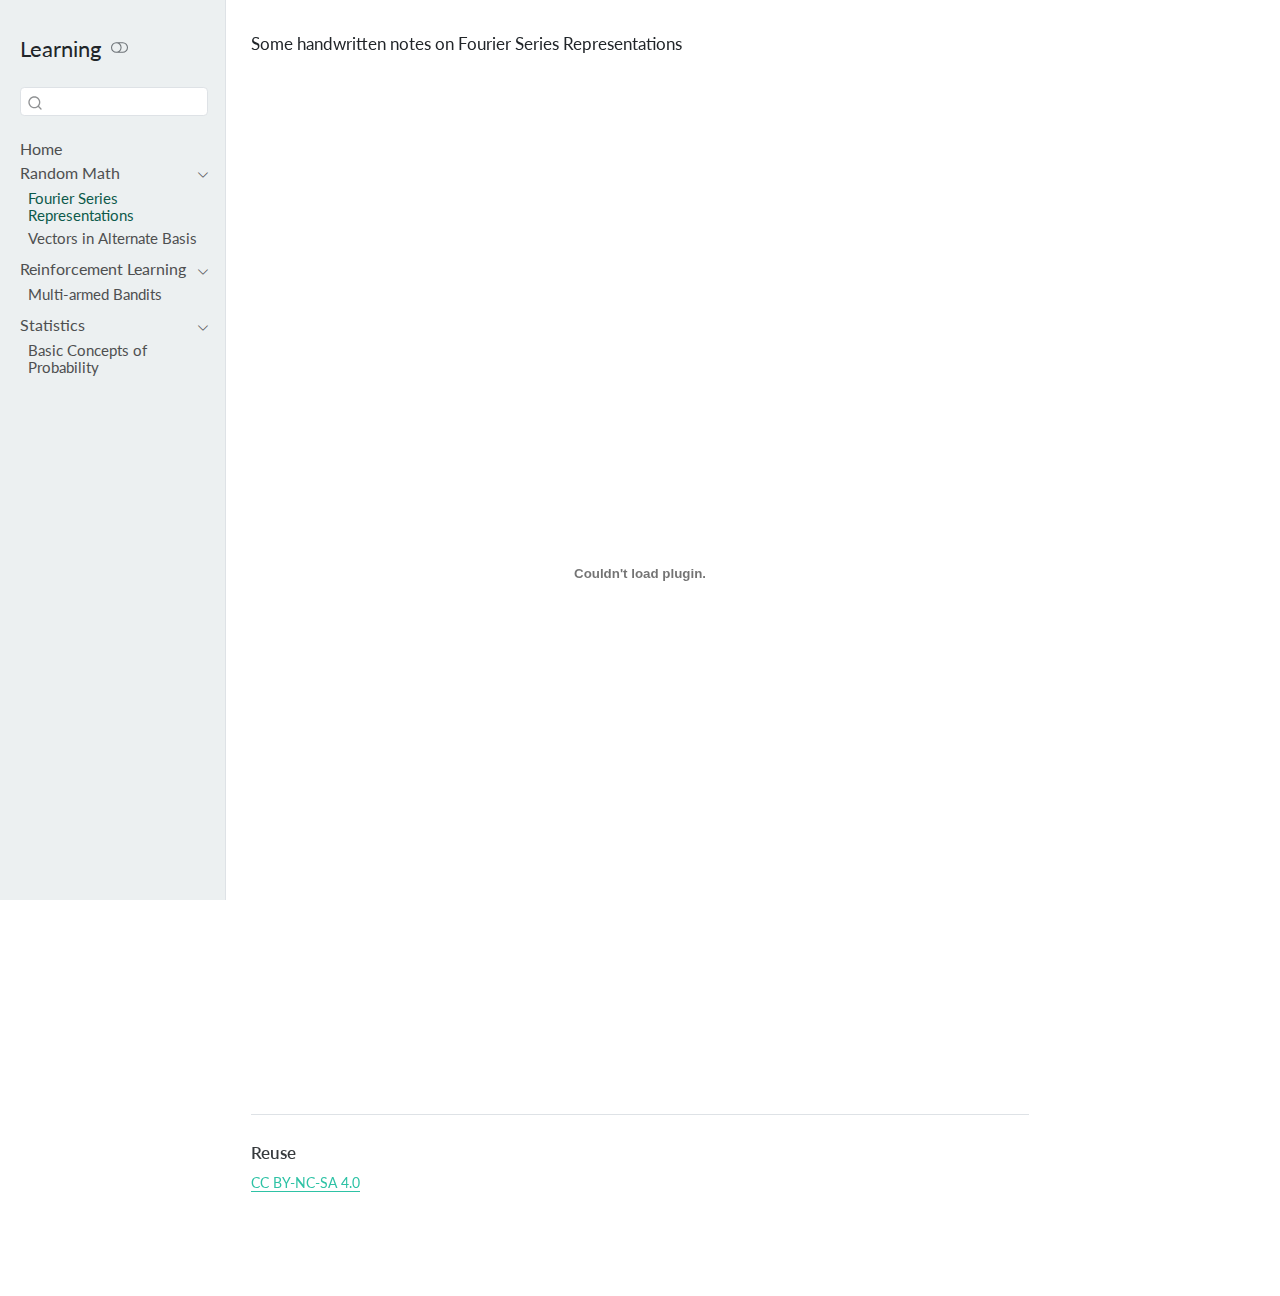
<file: pages/random/Fourier.html>
<!DOCTYPE html>
<html xmlns="http://www.w3.org/1999/xhtml" lang="en" xml:lang="en"><head>

<meta charset="utf-8">
<meta name="generator" content="quarto-1.5.57">

<meta name="viewport" content="width=device-width, initial-scale=1.0, user-scalable=yes">


<title>fourier – Learning</title>
<style>
code{white-space: pre-wrap;}
span.smallcaps{font-variant: small-caps;}
div.columns{display: flex; gap: min(4vw, 1.5em);}
div.column{flex: auto; overflow-x: auto;}
div.hanging-indent{margin-left: 1.5em; text-indent: -1.5em;}
ul.task-list{list-style: none;}
ul.task-list li input[type="checkbox"] {
  width: 0.8em;
  margin: 0 0.8em 0.2em -1em; /* quarto-specific, see https://github.com/quarto-dev/quarto-cli/issues/4556 */ 
  vertical-align: middle;
}
</style>


<script src="../../site_libs/quarto-nav/quarto-nav.js"></script>
<script src="../../site_libs/quarto-nav/headroom.min.js"></script>
<script src="../../site_libs/clipboard/clipboard.min.js"></script>
<script src="../../site_libs/quarto-search/autocomplete.umd.js"></script>
<script src="../../site_libs/quarto-search/fuse.min.js"></script>
<script src="../../site_libs/quarto-search/quarto-search.js"></script>
<meta name="quarto:offset" content="../../">
<script src="../../site_libs/quarto-html/quarto.js"></script>
<script src="../../site_libs/quarto-html/popper.min.js"></script>
<script src="../../site_libs/quarto-html/tippy.umd.min.js"></script>
<script src="../../site_libs/quarto-html/anchor.min.js"></script>
<link href="../../site_libs/quarto-html/tippy.css" rel="stylesheet">
<link href="../../site_libs/quarto-html/quarto-syntax-highlighting.css" rel="stylesheet" class="quarto-color-scheme" id="quarto-text-highlighting-styles">
<link href="../../site_libs/quarto-html/quarto-syntax-highlighting-dark.css" rel="prefetch" class="quarto-color-scheme quarto-color-alternate" id="quarto-text-highlighting-styles">
<script src="../../site_libs/bootstrap/bootstrap.min.js"></script>
<link href="../../site_libs/bootstrap/bootstrap-icons.css" rel="stylesheet">
<link href="../../site_libs/bootstrap/bootstrap.min.css" rel="stylesheet" class="quarto-color-scheme" id="quarto-bootstrap" data-mode="light">
<link href="../../site_libs/bootstrap/bootstrap-dark.min.css" rel="prefetch" class="quarto-color-scheme quarto-color-alternate" id="quarto-bootstrap" data-mode="dark">
<script id="quarto-search-options" type="application/json">{
  "location": "sidebar",
  "copy-button": false,
  "collapse-after": 3,
  "panel-placement": "start",
  "type": "textbox",
  "limit": 50,
  "keyboard-shortcut": [
    "f",
    "/",
    "s"
  ],
  "show-item-context": false,
  "language": {
    "search-no-results-text": "No results",
    "search-matching-documents-text": "matching documents",
    "search-copy-link-title": "Copy link to search",
    "search-hide-matches-text": "Hide additional matches",
    "search-more-match-text": "more match in this document",
    "search-more-matches-text": "more matches in this document",
    "search-clear-button-title": "Clear",
    "search-text-placeholder": "",
    "search-detached-cancel-button-title": "Cancel",
    "search-submit-button-title": "Submit",
    "search-label": "Search"
  }
}</script>
<style>html{ scroll-behavior: smooth; }</style>


<meta property="og:title" content="Learning">
<meta property="og:description" content="">
<meta property="og:site_name" content="Learning">
</head>

<body class="nav-sidebar docked">

<div id="quarto-search-results"></div>
  <header id="quarto-header" class="headroom fixed-top">
  <nav class="quarto-secondary-nav">
    <div class="container-fluid d-flex">
      <button type="button" class="quarto-btn-toggle btn" data-bs-toggle="collapse" role="button" data-bs-target=".quarto-sidebar-collapse-item" aria-controls="quarto-sidebar" aria-expanded="false" aria-label="Toggle sidebar navigation" onclick="if (window.quartoToggleHeadroom) { window.quartoToggleHeadroom(); }">
        <i class="bi bi-layout-text-sidebar-reverse"></i>
      </button>
        <nav class="quarto-page-breadcrumbs" aria-label="breadcrumb"><ol class="breadcrumb"><li class="breadcrumb-item"><a href="../../pages/random/Fourier.html">Random Math</a></li><li class="breadcrumb-item"><a href="../../pages/random/Fourier.html">Fourier Series Representations</a></li></ol></nav>
        <a class="flex-grow-1" role="navigation" data-bs-toggle="collapse" data-bs-target=".quarto-sidebar-collapse-item" aria-controls="quarto-sidebar" aria-expanded="false" aria-label="Toggle sidebar navigation" onclick="if (window.quartoToggleHeadroom) { window.quartoToggleHeadroom(); }">      
        </a>
      <button type="button" class="btn quarto-search-button" aria-label="Search" onclick="window.quartoOpenSearch();">
        <i class="bi bi-search"></i>
      </button>
    </div>
  </nav>
</header>
<!-- content -->
<div id="quarto-content" class="quarto-container page-columns page-rows-contents page-layout-article">
<!-- sidebar -->
  <nav id="quarto-sidebar" class="sidebar collapse collapse-horizontal quarto-sidebar-collapse-item sidebar-navigation docked overflow-auto">
    <div class="pt-lg-2 mt-2 text-left sidebar-header">
    <div class="sidebar-title mb-0 py-0">
      <a href="../../">Learning</a> 
        <div class="sidebar-tools-main">
  <a href="" class="quarto-color-scheme-toggle quarto-navigation-tool  px-1" onclick="window.quartoToggleColorScheme(); return false;" title="Toggle dark mode"><i class="bi"></i></a>
</div>
    </div>
      </div>
        <div class="mt-2 flex-shrink-0 align-items-center">
        <div class="sidebar-search">
        <div id="quarto-search" class="" title="Search"></div>
        </div>
        </div>
    <div class="sidebar-menu-container"> 
    <ul class="list-unstyled mt-1">
        <li class="sidebar-item">
  <div class="sidebar-item-container"> 
  <a href="../../index.html" class="sidebar-item-text sidebar-link">
 <span class="menu-text">Home</span></a>
  </div>
</li>
        <li class="sidebar-item sidebar-item-section">
      <div class="sidebar-item-container"> 
            <a class="sidebar-item-text sidebar-link text-start" data-bs-toggle="collapse" data-bs-target="#quarto-sidebar-section-1" role="navigation" aria-expanded="true">
 <span class="menu-text">Random Math</span></a>
          <a class="sidebar-item-toggle text-start" data-bs-toggle="collapse" data-bs-target="#quarto-sidebar-section-1" role="navigation" aria-expanded="true" aria-label="Toggle section">
            <i class="bi bi-chevron-right ms-2"></i>
          </a> 
      </div>
      <ul id="quarto-sidebar-section-1" class="collapse list-unstyled sidebar-section depth1 show">  
          <li class="sidebar-item">
  <div class="sidebar-item-container"> 
  <a href="../../pages/random/Fourier.html" class="sidebar-item-text sidebar-link active">
 <span class="menu-text">Fourier Series Representations</span></a>
  </div>
</li>
          <li class="sidebar-item">
  <div class="sidebar-item-container"> 
  <a href="../../pages/random/Vectors-in-alternate-basis.html" class="sidebar-item-text sidebar-link">
 <span class="menu-text">Vectors in Alternate Basis</span></a>
  </div>
</li>
      </ul>
  </li>
        <li class="sidebar-item sidebar-item-section">
      <div class="sidebar-item-container"> 
            <a class="sidebar-item-text sidebar-link text-start" data-bs-toggle="collapse" data-bs-target="#quarto-sidebar-section-2" role="navigation" aria-expanded="true">
 <span class="menu-text">Reinforcement Learning</span></a>
          <a class="sidebar-item-toggle text-start" data-bs-toggle="collapse" data-bs-target="#quarto-sidebar-section-2" role="navigation" aria-expanded="true" aria-label="Toggle section">
            <i class="bi bi-chevron-right ms-2"></i>
          </a> 
      </div>
      <ul id="quarto-sidebar-section-2" class="collapse list-unstyled sidebar-section depth1 show">  
          <li class="sidebar-item">
  <div class="sidebar-item-container"> 
  <a href="../../pages/RL/Multi-armed-bandits.html" class="sidebar-item-text sidebar-link">
 <span class="menu-text">Multi-armed Bandits</span></a>
  </div>
</li>
      </ul>
  </li>
        <li class="sidebar-item sidebar-item-section">
      <div class="sidebar-item-container"> 
            <a class="sidebar-item-text sidebar-link text-start" data-bs-toggle="collapse" data-bs-target="#quarto-sidebar-section-3" role="navigation" aria-expanded="true">
 <span class="menu-text">Statistics</span></a>
          <a class="sidebar-item-toggle text-start" data-bs-toggle="collapse" data-bs-target="#quarto-sidebar-section-3" role="navigation" aria-expanded="true" aria-label="Toggle section">
            <i class="bi bi-chevron-right ms-2"></i>
          </a> 
      </div>
      <ul id="quarto-sidebar-section-3" class="collapse list-unstyled sidebar-section depth1 show">  
          <li class="sidebar-item">
  <div class="sidebar-item-container"> 
  <a href="../../pages/Stats/Probability-Basics.html" class="sidebar-item-text sidebar-link">
 <span class="menu-text">Basic Concepts of Probability</span></a>
  </div>
</li>
      </ul>
  </li>
    </ul>
    </div>
</nav>
<div id="quarto-sidebar-glass" class="quarto-sidebar-collapse-item" data-bs-toggle="collapse" data-bs-target=".quarto-sidebar-collapse-item"></div>
<!-- margin-sidebar -->
    <div id="quarto-margin-sidebar" class="sidebar margin-sidebar zindex-bottom">
        
    </div>
<!-- main -->
<main class="content" id="quarto-document-content">




<p>Some handwritten notes on Fourier Series Representations</p>
<p><embed src="Fourier-Series-Representations.pdf" style="width:100.0%" height="1000"></p>



<div id="quarto-appendix" class="default"><section class="quarto-appendix-contents" id="quarto-reuse"><h2 class="anchored quarto-appendix-heading">Reuse</h2><div class="quarto-appendix-contents"><div><a rel="license" href="https://creativecommons.org/licenses/by-nc-sa/4.0/">CC BY-NC-SA 4.0</a></div></div></section></div></main> <!-- /main -->
<script id="quarto-html-after-body" type="application/javascript">
window.document.addEventListener("DOMContentLoaded", function (event) {
  const toggleBodyColorMode = (bsSheetEl) => {
    const mode = bsSheetEl.getAttribute("data-mode");
    const bodyEl = window.document.querySelector("body");
    if (mode === "dark") {
      bodyEl.classList.add("quarto-dark");
      bodyEl.classList.remove("quarto-light");
    } else {
      bodyEl.classList.add("quarto-light");
      bodyEl.classList.remove("quarto-dark");
    }
  }
  const toggleBodyColorPrimary = () => {
    const bsSheetEl = window.document.querySelector("link#quarto-bootstrap");
    if (bsSheetEl) {
      toggleBodyColorMode(bsSheetEl);
    }
  }
  toggleBodyColorPrimary();  
  const disableStylesheet = (stylesheets) => {
    for (let i=0; i < stylesheets.length; i++) {
      const stylesheet = stylesheets[i];
      stylesheet.rel = 'prefetch';
    }
  }
  const enableStylesheet = (stylesheets) => {
    for (let i=0; i < stylesheets.length; i++) {
      const stylesheet = stylesheets[i];
      stylesheet.rel = 'stylesheet';
    }
  }
  const manageTransitions = (selector, allowTransitions) => {
    const els = window.document.querySelectorAll(selector);
    for (let i=0; i < els.length; i++) {
      const el = els[i];
      if (allowTransitions) {
        el.classList.remove('notransition');
      } else {
        el.classList.add('notransition');
      }
    }
  }
  const toggleGiscusIfUsed = (isAlternate, darkModeDefault) => {
    const baseTheme = document.querySelector('#giscus-base-theme')?.value ?? 'light';
    const alternateTheme = document.querySelector('#giscus-alt-theme')?.value ?? 'dark';
    let newTheme = '';
    if(darkModeDefault) {
      newTheme = isAlternate ? baseTheme : alternateTheme;
    } else {
      newTheme = isAlternate ? alternateTheme : baseTheme;
    }
    const changeGiscusTheme = () => {
      // From: https://github.com/giscus/giscus/issues/336
      const sendMessage = (message) => {
        const iframe = document.querySelector('iframe.giscus-frame');
        if (!iframe) return;
        iframe.contentWindow.postMessage({ giscus: message }, 'https://giscus.app');
      }
      sendMessage({
        setConfig: {
          theme: newTheme
        }
      });
    }
    const isGiscussLoaded = window.document.querySelector('iframe.giscus-frame') !== null;
    if (isGiscussLoaded) {
      changeGiscusTheme();
    }
  }
  const toggleColorMode = (alternate) => {
    // Switch the stylesheets
    const alternateStylesheets = window.document.querySelectorAll('link.quarto-color-scheme.quarto-color-alternate');
    manageTransitions('#quarto-margin-sidebar .nav-link', false);
    if (alternate) {
      enableStylesheet(alternateStylesheets);
      for (const sheetNode of alternateStylesheets) {
        if (sheetNode.id === "quarto-bootstrap") {
          toggleBodyColorMode(sheetNode);
        }
      }
    } else {
      disableStylesheet(alternateStylesheets);
      toggleBodyColorPrimary();
    }
    manageTransitions('#quarto-margin-sidebar .nav-link', true);
    // Switch the toggles
    const toggles = window.document.querySelectorAll('.quarto-color-scheme-toggle');
    for (let i=0; i < toggles.length; i++) {
      const toggle = toggles[i];
      if (toggle) {
        if (alternate) {
          toggle.classList.add("alternate");     
        } else {
          toggle.classList.remove("alternate");
        }
      }
    }
    // Hack to workaround the fact that safari doesn't
    // properly recolor the scrollbar when toggling (#1455)
    if (navigator.userAgent.indexOf('Safari') > 0 && navigator.userAgent.indexOf('Chrome') == -1) {
      manageTransitions("body", false);
      window.scrollTo(0, 1);
      setTimeout(() => {
        window.scrollTo(0, 0);
        manageTransitions("body", true);
      }, 40);  
    }
  }
  const isFileUrl = () => { 
    return window.location.protocol === 'file:';
  }
  const hasAlternateSentinel = () => {  
    let styleSentinel = getColorSchemeSentinel();
    if (styleSentinel !== null) {
      return styleSentinel === "alternate";
    } else {
      return false;
    }
  }
  const setStyleSentinel = (alternate) => {
    const value = alternate ? "alternate" : "default";
    if (!isFileUrl()) {
      window.localStorage.setItem("quarto-color-scheme", value);
    } else {
      localAlternateSentinel = value;
    }
  }
  const getColorSchemeSentinel = () => {
    if (!isFileUrl()) {
      const storageValue = window.localStorage.getItem("quarto-color-scheme");
      return storageValue != null ? storageValue : localAlternateSentinel;
    } else {
      return localAlternateSentinel;
    }
  }
  const darkModeDefault = false;
  let localAlternateSentinel = darkModeDefault ? 'alternate' : 'default';
  // Dark / light mode switch
  window.quartoToggleColorScheme = () => {
    // Read the current dark / light value 
    let toAlternate = !hasAlternateSentinel();
    toggleColorMode(toAlternate);
    setStyleSentinel(toAlternate);
    toggleGiscusIfUsed(toAlternate, darkModeDefault);
  };
  // Ensure there is a toggle, if there isn't float one in the top right
  if (window.document.querySelector('.quarto-color-scheme-toggle') === null) {
    const a = window.document.createElement('a');
    a.classList.add('top-right');
    a.classList.add('quarto-color-scheme-toggle');
    a.href = "";
    a.onclick = function() { try { window.quartoToggleColorScheme(); } catch {} return false; };
    const i = window.document.createElement("i");
    i.classList.add('bi');
    a.appendChild(i);
    window.document.body.appendChild(a);
  }
  // Switch to dark mode if need be
  if (hasAlternateSentinel()) {
    toggleColorMode(true);
  } else {
    toggleColorMode(false);
  }
  const icon = "";
  const anchorJS = new window.AnchorJS();
  anchorJS.options = {
    placement: 'right',
    icon: icon
  };
  anchorJS.add('.anchored');
  const isCodeAnnotation = (el) => {
    for (const clz of el.classList) {
      if (clz.startsWith('code-annotation-')) {                     
        return true;
      }
    }
    return false;
  }
  const onCopySuccess = function(e) {
    // button target
    const button = e.trigger;
    // don't keep focus
    button.blur();
    // flash "checked"
    button.classList.add('code-copy-button-checked');
    var currentTitle = button.getAttribute("title");
    button.setAttribute("title", "Copied!");
    let tooltip;
    if (window.bootstrap) {
      button.setAttribute("data-bs-toggle", "tooltip");
      button.setAttribute("data-bs-placement", "left");
      button.setAttribute("data-bs-title", "Copied!");
      tooltip = new bootstrap.Tooltip(button, 
        { trigger: "manual", 
          customClass: "code-copy-button-tooltip",
          offset: [0, -8]});
      tooltip.show();    
    }
    setTimeout(function() {
      if (tooltip) {
        tooltip.hide();
        button.removeAttribute("data-bs-title");
        button.removeAttribute("data-bs-toggle");
        button.removeAttribute("data-bs-placement");
      }
      button.setAttribute("title", currentTitle);
      button.classList.remove('code-copy-button-checked');
    }, 1000);
    // clear code selection
    e.clearSelection();
  }
  const getTextToCopy = function(trigger) {
      const codeEl = trigger.previousElementSibling.cloneNode(true);
      for (const childEl of codeEl.children) {
        if (isCodeAnnotation(childEl)) {
          childEl.remove();
        }
      }
      return codeEl.innerText;
  }
  const clipboard = new window.ClipboardJS('.code-copy-button:not([data-in-quarto-modal])', {
    text: getTextToCopy
  });
  clipboard.on('success', onCopySuccess);
  if (window.document.getElementById('quarto-embedded-source-code-modal')) {
    // For code content inside modals, clipBoardJS needs to be initialized with a container option
    // TODO: Check when it could be a function (https://github.com/zenorocha/clipboard.js/issues/860)
    const clipboardModal = new window.ClipboardJS('.code-copy-button[data-in-quarto-modal]', {
      text: getTextToCopy,
      container: window.document.getElementById('quarto-embedded-source-code-modal')
    });
    clipboardModal.on('success', onCopySuccess);
  }
    var localhostRegex = new RegExp(/^(?:http|https):\/\/localhost\:?[0-9]*\//);
    var mailtoRegex = new RegExp(/^mailto:/);
      var filterRegex = new RegExp("https:\/\/arachnidly\.github\.io\/learning\/");
    var isInternal = (href) => {
        return filterRegex.test(href) || localhostRegex.test(href) || mailtoRegex.test(href);
    }
    // Inspect non-navigation links and adorn them if external
 	var links = window.document.querySelectorAll('a[href]:not(.nav-link):not(.navbar-brand):not(.toc-action):not(.sidebar-link):not(.sidebar-item-toggle):not(.pagination-link):not(.no-external):not([aria-hidden]):not(.dropdown-item):not(.quarto-navigation-tool):not(.about-link)');
    for (var i=0; i<links.length; i++) {
      const link = links[i];
      if (!isInternal(link.href)) {
        // undo the damage that might have been done by quarto-nav.js in the case of
        // links that we want to consider external
        if (link.dataset.originalHref !== undefined) {
          link.href = link.dataset.originalHref;
        }
      }
    }
  function tippyHover(el, contentFn, onTriggerFn, onUntriggerFn) {
    const config = {
      allowHTML: true,
      maxWidth: 500,
      delay: 100,
      arrow: false,
      appendTo: function(el) {
          return el.parentElement;
      },
      interactive: true,
      interactiveBorder: 10,
      theme: 'quarto',
      placement: 'bottom-start',
    };
    if (contentFn) {
      config.content = contentFn;
    }
    if (onTriggerFn) {
      config.onTrigger = onTriggerFn;
    }
    if (onUntriggerFn) {
      config.onUntrigger = onUntriggerFn;
    }
    window.tippy(el, config); 
  }
  const noterefs = window.document.querySelectorAll('a[role="doc-noteref"]');
  for (var i=0; i<noterefs.length; i++) {
    const ref = noterefs[i];
    tippyHover(ref, function() {
      // use id or data attribute instead here
      let href = ref.getAttribute('data-footnote-href') || ref.getAttribute('href');
      try { href = new URL(href).hash; } catch {}
      const id = href.replace(/^#\/?/, "");
      const note = window.document.getElementById(id);
      if (note) {
        return note.innerHTML;
      } else {
        return "";
      }
    });
  }
  const xrefs = window.document.querySelectorAll('a.quarto-xref');
  const processXRef = (id, note) => {
    // Strip column container classes
    const stripColumnClz = (el) => {
      el.classList.remove("page-full", "page-columns");
      if (el.children) {
        for (const child of el.children) {
          stripColumnClz(child);
        }
      }
    }
    stripColumnClz(note)
    if (id === null || id.startsWith('sec-')) {
      // Special case sections, only their first couple elements
      const container = document.createElement("div");
      if (note.children && note.children.length > 2) {
        container.appendChild(note.children[0].cloneNode(true));
        for (let i = 1; i < note.children.length; i++) {
          const child = note.children[i];
          if (child.tagName === "P" && child.innerText === "") {
            continue;
          } else {
            container.appendChild(child.cloneNode(true));
            break;
          }
        }
        if (window.Quarto?.typesetMath) {
          window.Quarto.typesetMath(container);
        }
        return container.innerHTML
      } else {
        if (window.Quarto?.typesetMath) {
          window.Quarto.typesetMath(note);
        }
        return note.innerHTML;
      }
    } else {
      // Remove any anchor links if they are present
      const anchorLink = note.querySelector('a.anchorjs-link');
      if (anchorLink) {
        anchorLink.remove();
      }
      if (window.Quarto?.typesetMath) {
        window.Quarto.typesetMath(note);
      }
      // TODO in 1.5, we should make sure this works without a callout special case
      if (note.classList.contains("callout")) {
        return note.outerHTML;
      } else {
        return note.innerHTML;
      }
    }
  }
  for (var i=0; i<xrefs.length; i++) {
    const xref = xrefs[i];
    tippyHover(xref, undefined, function(instance) {
      instance.disable();
      let url = xref.getAttribute('href');
      let hash = undefined; 
      if (url.startsWith('#')) {
        hash = url;
      } else {
        try { hash = new URL(url).hash; } catch {}
      }
      if (hash) {
        const id = hash.replace(/^#\/?/, "");
        const note = window.document.getElementById(id);
        if (note !== null) {
          try {
            const html = processXRef(id, note.cloneNode(true));
            instance.setContent(html);
          } finally {
            instance.enable();
            instance.show();
          }
        } else {
          // See if we can fetch this
          fetch(url.split('#')[0])
          .then(res => res.text())
          .then(html => {
            const parser = new DOMParser();
            const htmlDoc = parser.parseFromString(html, "text/html");
            const note = htmlDoc.getElementById(id);
            if (note !== null) {
              const html = processXRef(id, note);
              instance.setContent(html);
            } 
          }).finally(() => {
            instance.enable();
            instance.show();
          });
        }
      } else {
        // See if we can fetch a full url (with no hash to target)
        // This is a special case and we should probably do some content thinning / targeting
        fetch(url)
        .then(res => res.text())
        .then(html => {
          const parser = new DOMParser();
          const htmlDoc = parser.parseFromString(html, "text/html");
          const note = htmlDoc.querySelector('main.content');
          if (note !== null) {
            // This should only happen for chapter cross references
            // (since there is no id in the URL)
            // remove the first header
            if (note.children.length > 0 && note.children[0].tagName === "HEADER") {
              note.children[0].remove();
            }
            const html = processXRef(null, note);
            instance.setContent(html);
          } 
        }).finally(() => {
          instance.enable();
          instance.show();
        });
      }
    }, function(instance) {
    });
  }
      let selectedAnnoteEl;
      const selectorForAnnotation = ( cell, annotation) => {
        let cellAttr = 'data-code-cell="' + cell + '"';
        let lineAttr = 'data-code-annotation="' +  annotation + '"';
        const selector = 'span[' + cellAttr + '][' + lineAttr + ']';
        return selector;
      }
      const selectCodeLines = (annoteEl) => {
        const doc = window.document;
        const targetCell = annoteEl.getAttribute("data-target-cell");
        const targetAnnotation = annoteEl.getAttribute("data-target-annotation");
        const annoteSpan = window.document.querySelector(selectorForAnnotation(targetCell, targetAnnotation));
        const lines = annoteSpan.getAttribute("data-code-lines").split(",");
        const lineIds = lines.map((line) => {
          return targetCell + "-" + line;
        })
        let top = null;
        let height = null;
        let parent = null;
        if (lineIds.length > 0) {
            //compute the position of the single el (top and bottom and make a div)
            const el = window.document.getElementById(lineIds[0]);
            top = el.offsetTop;
            height = el.offsetHeight;
            parent = el.parentElement.parentElement;
          if (lineIds.length > 1) {
            const lastEl = window.document.getElementById(lineIds[lineIds.length - 1]);
            const bottom = lastEl.offsetTop + lastEl.offsetHeight;
            height = bottom - top;
          }
          if (top !== null && height !== null && parent !== null) {
            // cook up a div (if necessary) and position it 
            let div = window.document.getElementById("code-annotation-line-highlight");
            if (div === null) {
              div = window.document.createElement("div");
              div.setAttribute("id", "code-annotation-line-highlight");
              div.style.position = 'absolute';
              parent.appendChild(div);
            }
            div.style.top = top - 2 + "px";
            div.style.height = height + 4 + "px";
            div.style.left = 0;
            let gutterDiv = window.document.getElementById("code-annotation-line-highlight-gutter");
            if (gutterDiv === null) {
              gutterDiv = window.document.createElement("div");
              gutterDiv.setAttribute("id", "code-annotation-line-highlight-gutter");
              gutterDiv.style.position = 'absolute';
              const codeCell = window.document.getElementById(targetCell);
              const gutter = codeCell.querySelector('.code-annotation-gutter');
              gutter.appendChild(gutterDiv);
            }
            gutterDiv.style.top = top - 2 + "px";
            gutterDiv.style.height = height + 4 + "px";
          }
          selectedAnnoteEl = annoteEl;
        }
      };
      const unselectCodeLines = () => {
        const elementsIds = ["code-annotation-line-highlight", "code-annotation-line-highlight-gutter"];
        elementsIds.forEach((elId) => {
          const div = window.document.getElementById(elId);
          if (div) {
            div.remove();
          }
        });
        selectedAnnoteEl = undefined;
      };
        // Handle positioning of the toggle
    window.addEventListener(
      "resize",
      throttle(() => {
        elRect = undefined;
        if (selectedAnnoteEl) {
          selectCodeLines(selectedAnnoteEl);
        }
      }, 10)
    );
    function throttle(fn, ms) {
    let throttle = false;
    let timer;
      return (...args) => {
        if(!throttle) { // first call gets through
            fn.apply(this, args);
            throttle = true;
        } else { // all the others get throttled
            if(timer) clearTimeout(timer); // cancel #2
            timer = setTimeout(() => {
              fn.apply(this, args);
              timer = throttle = false;
            }, ms);
        }
      };
    }
      // Attach click handler to the DT
      const annoteDls = window.document.querySelectorAll('dt[data-target-cell]');
      for (const annoteDlNode of annoteDls) {
        annoteDlNode.addEventListener('click', (event) => {
          const clickedEl = event.target;
          if (clickedEl !== selectedAnnoteEl) {
            unselectCodeLines();
            const activeEl = window.document.querySelector('dt[data-target-cell].code-annotation-active');
            if (activeEl) {
              activeEl.classList.remove('code-annotation-active');
            }
            selectCodeLines(clickedEl);
            clickedEl.classList.add('code-annotation-active');
          } else {
            // Unselect the line
            unselectCodeLines();
            clickedEl.classList.remove('code-annotation-active');
          }
        });
      }
  const findCites = (el) => {
    const parentEl = el.parentElement;
    if (parentEl) {
      const cites = parentEl.dataset.cites;
      if (cites) {
        return {
          el,
          cites: cites.split(' ')
        };
      } else {
        return findCites(el.parentElement)
      }
    } else {
      return undefined;
    }
  };
  var bibliorefs = window.document.querySelectorAll('a[role="doc-biblioref"]');
  for (var i=0; i<bibliorefs.length; i++) {
    const ref = bibliorefs[i];
    const citeInfo = findCites(ref);
    if (citeInfo) {
      tippyHover(citeInfo.el, function() {
        var popup = window.document.createElement('div');
        citeInfo.cites.forEach(function(cite) {
          var citeDiv = window.document.createElement('div');
          citeDiv.classList.add('hanging-indent');
          citeDiv.classList.add('csl-entry');
          var biblioDiv = window.document.getElementById('ref-' + cite);
          if (biblioDiv) {
            citeDiv.innerHTML = biblioDiv.innerHTML;
          }
          popup.appendChild(citeDiv);
        });
        return popup.innerHTML;
      });
    }
  }
});
</script>
</div> <!-- /content -->




<script src="../../site_libs/quarto-html/zenscroll-min.js"></script>
</body></html>
</file>
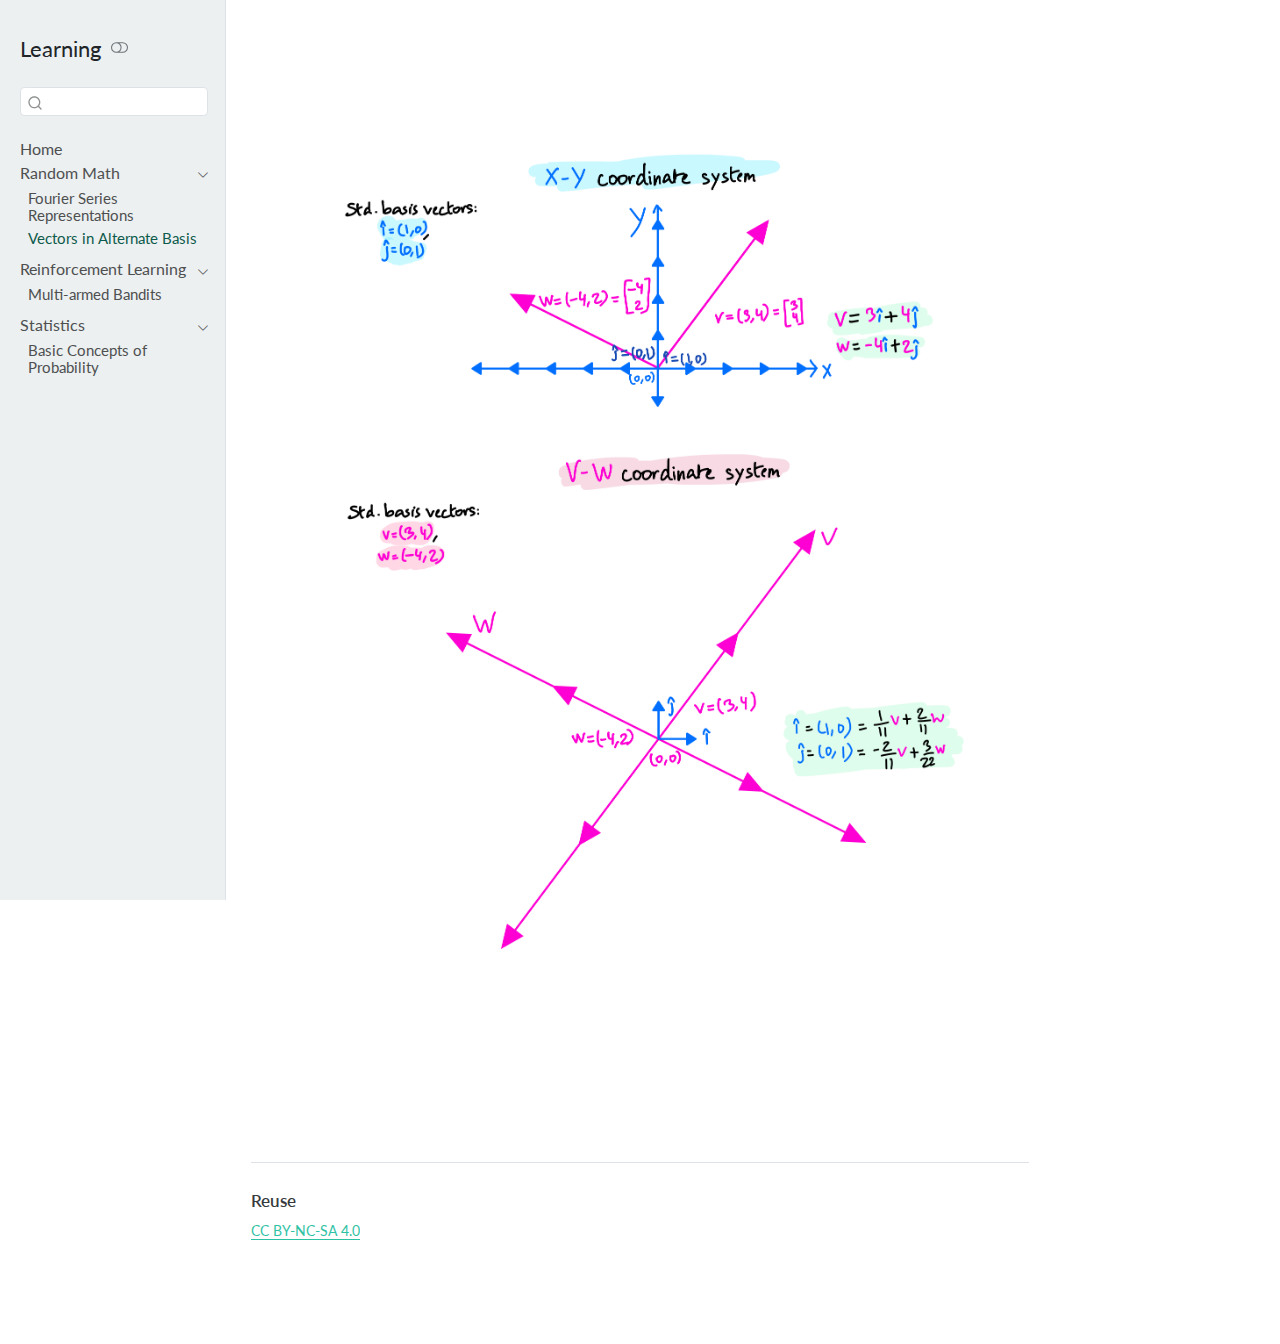
<file: pages/random/Vectors-in-alternate-basis.html>
<!DOCTYPE html>
<html xmlns="http://www.w3.org/1999/xhtml" lang="en" xml:lang="en"><head>

<meta charset="utf-8">
<meta name="generator" content="quarto-1.5.57">

<meta name="viewport" content="width=device-width, initial-scale=1.0, user-scalable=yes">


<title>vectors-in-alternate-basis – Learning</title>
<style>
code{white-space: pre-wrap;}
span.smallcaps{font-variant: small-caps;}
div.columns{display: flex; gap: min(4vw, 1.5em);}
div.column{flex: auto; overflow-x: auto;}
div.hanging-indent{margin-left: 1.5em; text-indent: -1.5em;}
ul.task-list{list-style: none;}
ul.task-list li input[type="checkbox"] {
  width: 0.8em;
  margin: 0 0.8em 0.2em -1em; /* quarto-specific, see https://github.com/quarto-dev/quarto-cli/issues/4556 */ 
  vertical-align: middle;
}
</style>


<script src="../../site_libs/quarto-nav/quarto-nav.js"></script>
<script src="../../site_libs/quarto-nav/headroom.min.js"></script>
<script src="../../site_libs/clipboard/clipboard.min.js"></script>
<script src="../../site_libs/quarto-search/autocomplete.umd.js"></script>
<script src="../../site_libs/quarto-search/fuse.min.js"></script>
<script src="../../site_libs/quarto-search/quarto-search.js"></script>
<meta name="quarto:offset" content="../../">
<script src="../../site_libs/quarto-html/quarto.js"></script>
<script src="../../site_libs/quarto-html/popper.min.js"></script>
<script src="../../site_libs/quarto-html/tippy.umd.min.js"></script>
<script src="../../site_libs/quarto-html/anchor.min.js"></script>
<link href="../../site_libs/quarto-html/tippy.css" rel="stylesheet">
<link href="../../site_libs/quarto-html/quarto-syntax-highlighting.css" rel="stylesheet" class="quarto-color-scheme" id="quarto-text-highlighting-styles">
<link href="../../site_libs/quarto-html/quarto-syntax-highlighting-dark.css" rel="prefetch" class="quarto-color-scheme quarto-color-alternate" id="quarto-text-highlighting-styles">
<script src="../../site_libs/bootstrap/bootstrap.min.js"></script>
<link href="../../site_libs/bootstrap/bootstrap-icons.css" rel="stylesheet">
<link href="../../site_libs/bootstrap/bootstrap.min.css" rel="stylesheet" class="quarto-color-scheme" id="quarto-bootstrap" data-mode="light">
<link href="../../site_libs/bootstrap/bootstrap-dark.min.css" rel="prefetch" class="quarto-color-scheme quarto-color-alternate" id="quarto-bootstrap" data-mode="dark">
<script id="quarto-search-options" type="application/json">{
  "location": "sidebar",
  "copy-button": false,
  "collapse-after": 3,
  "panel-placement": "start",
  "type": "textbox",
  "limit": 50,
  "keyboard-shortcut": [
    "f",
    "/",
    "s"
  ],
  "show-item-context": false,
  "language": {
    "search-no-results-text": "No results",
    "search-matching-documents-text": "matching documents",
    "search-copy-link-title": "Copy link to search",
    "search-hide-matches-text": "Hide additional matches",
    "search-more-match-text": "more match in this document",
    "search-more-matches-text": "more matches in this document",
    "search-clear-button-title": "Clear",
    "search-text-placeholder": "",
    "search-detached-cancel-button-title": "Cancel",
    "search-submit-button-title": "Submit",
    "search-label": "Search"
  }
}</script>
<style>html{ scroll-behavior: smooth; }</style>


<meta property="og:title" content="Learning">
<meta property="og:site_name" content="Learning">
</head>

<body class="nav-sidebar docked">

<div id="quarto-search-results"></div>
  <header id="quarto-header" class="headroom fixed-top">
  <nav class="quarto-secondary-nav">
    <div class="container-fluid d-flex">
      <button type="button" class="quarto-btn-toggle btn" data-bs-toggle="collapse" role="button" data-bs-target=".quarto-sidebar-collapse-item" aria-controls="quarto-sidebar" aria-expanded="false" aria-label="Toggle sidebar navigation" onclick="if (window.quartoToggleHeadroom) { window.quartoToggleHeadroom(); }">
        <i class="bi bi-layout-text-sidebar-reverse"></i>
      </button>
        <nav class="quarto-page-breadcrumbs" aria-label="breadcrumb"><ol class="breadcrumb"><li class="breadcrumb-item"><a href="../../pages/random/Fourier.html">Random Math</a></li><li class="breadcrumb-item"><a href="../../pages/random/Vectors-in-alternate-basis.html">Vectors in Alternate Basis</a></li></ol></nav>
        <a class="flex-grow-1" role="navigation" data-bs-toggle="collapse" data-bs-target=".quarto-sidebar-collapse-item" aria-controls="quarto-sidebar" aria-expanded="false" aria-label="Toggle sidebar navigation" onclick="if (window.quartoToggleHeadroom) { window.quartoToggleHeadroom(); }">      
        </a>
      <button type="button" class="btn quarto-search-button" aria-label="Search" onclick="window.quartoOpenSearch();">
        <i class="bi bi-search"></i>
      </button>
    </div>
  </nav>
</header>
<!-- content -->
<div id="quarto-content" class="quarto-container page-columns page-rows-contents page-layout-article">
<!-- sidebar -->
  <nav id="quarto-sidebar" class="sidebar collapse collapse-horizontal quarto-sidebar-collapse-item sidebar-navigation docked overflow-auto">
    <div class="pt-lg-2 mt-2 text-left sidebar-header">
    <div class="sidebar-title mb-0 py-0">
      <a href="../../">Learning</a> 
        <div class="sidebar-tools-main">
  <a href="" class="quarto-color-scheme-toggle quarto-navigation-tool  px-1" onclick="window.quartoToggleColorScheme(); return false;" title="Toggle dark mode"><i class="bi"></i></a>
</div>
    </div>
      </div>
        <div class="mt-2 flex-shrink-0 align-items-center">
        <div class="sidebar-search">
        <div id="quarto-search" class="" title="Search"></div>
        </div>
        </div>
    <div class="sidebar-menu-container"> 
    <ul class="list-unstyled mt-1">
        <li class="sidebar-item">
  <div class="sidebar-item-container"> 
  <a href="../../index.html" class="sidebar-item-text sidebar-link">
 <span class="menu-text">Home</span></a>
  </div>
</li>
        <li class="sidebar-item sidebar-item-section">
      <div class="sidebar-item-container"> 
            <a class="sidebar-item-text sidebar-link text-start" data-bs-toggle="collapse" data-bs-target="#quarto-sidebar-section-1" role="navigation" aria-expanded="true">
 <span class="menu-text">Random Math</span></a>
          <a class="sidebar-item-toggle text-start" data-bs-toggle="collapse" data-bs-target="#quarto-sidebar-section-1" role="navigation" aria-expanded="true" aria-label="Toggle section">
            <i class="bi bi-chevron-right ms-2"></i>
          </a> 
      </div>
      <ul id="quarto-sidebar-section-1" class="collapse list-unstyled sidebar-section depth1 show">  
          <li class="sidebar-item">
  <div class="sidebar-item-container"> 
  <a href="../../pages/random/Fourier.html" class="sidebar-item-text sidebar-link">
 <span class="menu-text">Fourier Series Representations</span></a>
  </div>
</li>
          <li class="sidebar-item">
  <div class="sidebar-item-container"> 
  <a href="../../pages/random/Vectors-in-alternate-basis.html" class="sidebar-item-text sidebar-link active">
 <span class="menu-text">Vectors in Alternate Basis</span></a>
  </div>
</li>
      </ul>
  </li>
        <li class="sidebar-item sidebar-item-section">
      <div class="sidebar-item-container"> 
            <a class="sidebar-item-text sidebar-link text-start" data-bs-toggle="collapse" data-bs-target="#quarto-sidebar-section-2" role="navigation" aria-expanded="true">
 <span class="menu-text">Reinforcement Learning</span></a>
          <a class="sidebar-item-toggle text-start" data-bs-toggle="collapse" data-bs-target="#quarto-sidebar-section-2" role="navigation" aria-expanded="true" aria-label="Toggle section">
            <i class="bi bi-chevron-right ms-2"></i>
          </a> 
      </div>
      <ul id="quarto-sidebar-section-2" class="collapse list-unstyled sidebar-section depth1 show">  
          <li class="sidebar-item">
  <div class="sidebar-item-container"> 
  <a href="../../pages/RL/Multi-armed-bandits.html" class="sidebar-item-text sidebar-link">
 <span class="menu-text">Multi-armed Bandits</span></a>
  </div>
</li>
      </ul>
  </li>
        <li class="sidebar-item sidebar-item-section">
      <div class="sidebar-item-container"> 
            <a class="sidebar-item-text sidebar-link text-start" data-bs-toggle="collapse" data-bs-target="#quarto-sidebar-section-3" role="navigation" aria-expanded="true">
 <span class="menu-text">Statistics</span></a>
          <a class="sidebar-item-toggle text-start" data-bs-toggle="collapse" data-bs-target="#quarto-sidebar-section-3" role="navigation" aria-expanded="true" aria-label="Toggle section">
            <i class="bi bi-chevron-right ms-2"></i>
          </a> 
      </div>
      <ul id="quarto-sidebar-section-3" class="collapse list-unstyled sidebar-section depth1 show">  
          <li class="sidebar-item">
  <div class="sidebar-item-container"> 
  <a href="../../pages/Stats/Probability-Basics.html" class="sidebar-item-text sidebar-link">
 <span class="menu-text">Basic Concepts of Probability</span></a>
  </div>
</li>
      </ul>
  </li>
    </ul>
    </div>
</nav>
<div id="quarto-sidebar-glass" class="quarto-sidebar-collapse-item" data-bs-toggle="collapse" data-bs-target=".quarto-sidebar-collapse-item"></div>
<!-- margin-sidebar -->
    <div id="quarto-margin-sidebar" class="sidebar margin-sidebar zindex-bottom">
        
    </div>
<!-- main -->
<main class="content" id="quarto-document-content">




<!-- ![](Vectors-expressed-in-alt-basis.pdf){width=100% height=1000} -->
<p><img src="note-images/8-Vectors-expressed-in-alt-basis.png" class="img-fluid"></p>



<div id="quarto-appendix" class="default"><section class="quarto-appendix-contents" id="quarto-reuse"><h2 class="anchored quarto-appendix-heading">Reuse</h2><div class="quarto-appendix-contents"><div><a rel="license" href="https://creativecommons.org/licenses/by-nc-sa/4.0/">CC BY-NC-SA 4.0</a></div></div></section></div></main> <!-- /main -->
<script id="quarto-html-after-body" type="application/javascript">
window.document.addEventListener("DOMContentLoaded", function (event) {
  const toggleBodyColorMode = (bsSheetEl) => {
    const mode = bsSheetEl.getAttribute("data-mode");
    const bodyEl = window.document.querySelector("body");
    if (mode === "dark") {
      bodyEl.classList.add("quarto-dark");
      bodyEl.classList.remove("quarto-light");
    } else {
      bodyEl.classList.add("quarto-light");
      bodyEl.classList.remove("quarto-dark");
    }
  }
  const toggleBodyColorPrimary = () => {
    const bsSheetEl = window.document.querySelector("link#quarto-bootstrap");
    if (bsSheetEl) {
      toggleBodyColorMode(bsSheetEl);
    }
  }
  toggleBodyColorPrimary();  
  const disableStylesheet = (stylesheets) => {
    for (let i=0; i < stylesheets.length; i++) {
      const stylesheet = stylesheets[i];
      stylesheet.rel = 'prefetch';
    }
  }
  const enableStylesheet = (stylesheets) => {
    for (let i=0; i < stylesheets.length; i++) {
      const stylesheet = stylesheets[i];
      stylesheet.rel = 'stylesheet';
    }
  }
  const manageTransitions = (selector, allowTransitions) => {
    const els = window.document.querySelectorAll(selector);
    for (let i=0; i < els.length; i++) {
      const el = els[i];
      if (allowTransitions) {
        el.classList.remove('notransition');
      } else {
        el.classList.add('notransition');
      }
    }
  }
  const toggleGiscusIfUsed = (isAlternate, darkModeDefault) => {
    const baseTheme = document.querySelector('#giscus-base-theme')?.value ?? 'light';
    const alternateTheme = document.querySelector('#giscus-alt-theme')?.value ?? 'dark';
    let newTheme = '';
    if(darkModeDefault) {
      newTheme = isAlternate ? baseTheme : alternateTheme;
    } else {
      newTheme = isAlternate ? alternateTheme : baseTheme;
    }
    const changeGiscusTheme = () => {
      // From: https://github.com/giscus/giscus/issues/336
      const sendMessage = (message) => {
        const iframe = document.querySelector('iframe.giscus-frame');
        if (!iframe) return;
        iframe.contentWindow.postMessage({ giscus: message }, 'https://giscus.app');
      }
      sendMessage({
        setConfig: {
          theme: newTheme
        }
      });
    }
    const isGiscussLoaded = window.document.querySelector('iframe.giscus-frame') !== null;
    if (isGiscussLoaded) {
      changeGiscusTheme();
    }
  }
  const toggleColorMode = (alternate) => {
    // Switch the stylesheets
    const alternateStylesheets = window.document.querySelectorAll('link.quarto-color-scheme.quarto-color-alternate');
    manageTransitions('#quarto-margin-sidebar .nav-link', false);
    if (alternate) {
      enableStylesheet(alternateStylesheets);
      for (const sheetNode of alternateStylesheets) {
        if (sheetNode.id === "quarto-bootstrap") {
          toggleBodyColorMode(sheetNode);
        }
      }
    } else {
      disableStylesheet(alternateStylesheets);
      toggleBodyColorPrimary();
    }
    manageTransitions('#quarto-margin-sidebar .nav-link', true);
    // Switch the toggles
    const toggles = window.document.querySelectorAll('.quarto-color-scheme-toggle');
    for (let i=0; i < toggles.length; i++) {
      const toggle = toggles[i];
      if (toggle) {
        if (alternate) {
          toggle.classList.add("alternate");     
        } else {
          toggle.classList.remove("alternate");
        }
      }
    }
    // Hack to workaround the fact that safari doesn't
    // properly recolor the scrollbar when toggling (#1455)
    if (navigator.userAgent.indexOf('Safari') > 0 && navigator.userAgent.indexOf('Chrome') == -1) {
      manageTransitions("body", false);
      window.scrollTo(0, 1);
      setTimeout(() => {
        window.scrollTo(0, 0);
        manageTransitions("body", true);
      }, 40);  
    }
  }
  const isFileUrl = () => { 
    return window.location.protocol === 'file:';
  }
  const hasAlternateSentinel = () => {  
    let styleSentinel = getColorSchemeSentinel();
    if (styleSentinel !== null) {
      return styleSentinel === "alternate";
    } else {
      return false;
    }
  }
  const setStyleSentinel = (alternate) => {
    const value = alternate ? "alternate" : "default";
    if (!isFileUrl()) {
      window.localStorage.setItem("quarto-color-scheme", value);
    } else {
      localAlternateSentinel = value;
    }
  }
  const getColorSchemeSentinel = () => {
    if (!isFileUrl()) {
      const storageValue = window.localStorage.getItem("quarto-color-scheme");
      return storageValue != null ? storageValue : localAlternateSentinel;
    } else {
      return localAlternateSentinel;
    }
  }
  const darkModeDefault = false;
  let localAlternateSentinel = darkModeDefault ? 'alternate' : 'default';
  // Dark / light mode switch
  window.quartoToggleColorScheme = () => {
    // Read the current dark / light value 
    let toAlternate = !hasAlternateSentinel();
    toggleColorMode(toAlternate);
    setStyleSentinel(toAlternate);
    toggleGiscusIfUsed(toAlternate, darkModeDefault);
  };
  // Ensure there is a toggle, if there isn't float one in the top right
  if (window.document.querySelector('.quarto-color-scheme-toggle') === null) {
    const a = window.document.createElement('a');
    a.classList.add('top-right');
    a.classList.add('quarto-color-scheme-toggle');
    a.href = "";
    a.onclick = function() { try { window.quartoToggleColorScheme(); } catch {} return false; };
    const i = window.document.createElement("i");
    i.classList.add('bi');
    a.appendChild(i);
    window.document.body.appendChild(a);
  }
  // Switch to dark mode if need be
  if (hasAlternateSentinel()) {
    toggleColorMode(true);
  } else {
    toggleColorMode(false);
  }
  const icon = "";
  const anchorJS = new window.AnchorJS();
  anchorJS.options = {
    placement: 'right',
    icon: icon
  };
  anchorJS.add('.anchored');
  const isCodeAnnotation = (el) => {
    for (const clz of el.classList) {
      if (clz.startsWith('code-annotation-')) {                     
        return true;
      }
    }
    return false;
  }
  const onCopySuccess = function(e) {
    // button target
    const button = e.trigger;
    // don't keep focus
    button.blur();
    // flash "checked"
    button.classList.add('code-copy-button-checked');
    var currentTitle = button.getAttribute("title");
    button.setAttribute("title", "Copied!");
    let tooltip;
    if (window.bootstrap) {
      button.setAttribute("data-bs-toggle", "tooltip");
      button.setAttribute("data-bs-placement", "left");
      button.setAttribute("data-bs-title", "Copied!");
      tooltip = new bootstrap.Tooltip(button, 
        { trigger: "manual", 
          customClass: "code-copy-button-tooltip",
          offset: [0, -8]});
      tooltip.show();    
    }
    setTimeout(function() {
      if (tooltip) {
        tooltip.hide();
        button.removeAttribute("data-bs-title");
        button.removeAttribute("data-bs-toggle");
        button.removeAttribute("data-bs-placement");
      }
      button.setAttribute("title", currentTitle);
      button.classList.remove('code-copy-button-checked');
    }, 1000);
    // clear code selection
    e.clearSelection();
  }
  const getTextToCopy = function(trigger) {
      const codeEl = trigger.previousElementSibling.cloneNode(true);
      for (const childEl of codeEl.children) {
        if (isCodeAnnotation(childEl)) {
          childEl.remove();
        }
      }
      return codeEl.innerText;
  }
  const clipboard = new window.ClipboardJS('.code-copy-button:not([data-in-quarto-modal])', {
    text: getTextToCopy
  });
  clipboard.on('success', onCopySuccess);
  if (window.document.getElementById('quarto-embedded-source-code-modal')) {
    // For code content inside modals, clipBoardJS needs to be initialized with a container option
    // TODO: Check when it could be a function (https://github.com/zenorocha/clipboard.js/issues/860)
    const clipboardModal = new window.ClipboardJS('.code-copy-button[data-in-quarto-modal]', {
      text: getTextToCopy,
      container: window.document.getElementById('quarto-embedded-source-code-modal')
    });
    clipboardModal.on('success', onCopySuccess);
  }
    var localhostRegex = new RegExp(/^(?:http|https):\/\/localhost\:?[0-9]*\//);
    var mailtoRegex = new RegExp(/^mailto:/);
      var filterRegex = new RegExp("https:\/\/arachnidly\.github\.io\/learning\/");
    var isInternal = (href) => {
        return filterRegex.test(href) || localhostRegex.test(href) || mailtoRegex.test(href);
    }
    // Inspect non-navigation links and adorn them if external
 	var links = window.document.querySelectorAll('a[href]:not(.nav-link):not(.navbar-brand):not(.toc-action):not(.sidebar-link):not(.sidebar-item-toggle):not(.pagination-link):not(.no-external):not([aria-hidden]):not(.dropdown-item):not(.quarto-navigation-tool):not(.about-link)');
    for (var i=0; i<links.length; i++) {
      const link = links[i];
      if (!isInternal(link.href)) {
        // undo the damage that might have been done by quarto-nav.js in the case of
        // links that we want to consider external
        if (link.dataset.originalHref !== undefined) {
          link.href = link.dataset.originalHref;
        }
      }
    }
  function tippyHover(el, contentFn, onTriggerFn, onUntriggerFn) {
    const config = {
      allowHTML: true,
      maxWidth: 500,
      delay: 100,
      arrow: false,
      appendTo: function(el) {
          return el.parentElement;
      },
      interactive: true,
      interactiveBorder: 10,
      theme: 'quarto',
      placement: 'bottom-start',
    };
    if (contentFn) {
      config.content = contentFn;
    }
    if (onTriggerFn) {
      config.onTrigger = onTriggerFn;
    }
    if (onUntriggerFn) {
      config.onUntrigger = onUntriggerFn;
    }
    window.tippy(el, config); 
  }
  const noterefs = window.document.querySelectorAll('a[role="doc-noteref"]');
  for (var i=0; i<noterefs.length; i++) {
    const ref = noterefs[i];
    tippyHover(ref, function() {
      // use id or data attribute instead here
      let href = ref.getAttribute('data-footnote-href') || ref.getAttribute('href');
      try { href = new URL(href).hash; } catch {}
      const id = href.replace(/^#\/?/, "");
      const note = window.document.getElementById(id);
      if (note) {
        return note.innerHTML;
      } else {
        return "";
      }
    });
  }
  const xrefs = window.document.querySelectorAll('a.quarto-xref');
  const processXRef = (id, note) => {
    // Strip column container classes
    const stripColumnClz = (el) => {
      el.classList.remove("page-full", "page-columns");
      if (el.children) {
        for (const child of el.children) {
          stripColumnClz(child);
        }
      }
    }
    stripColumnClz(note)
    if (id === null || id.startsWith('sec-')) {
      // Special case sections, only their first couple elements
      const container = document.createElement("div");
      if (note.children && note.children.length > 2) {
        container.appendChild(note.children[0].cloneNode(true));
        for (let i = 1; i < note.children.length; i++) {
          const child = note.children[i];
          if (child.tagName === "P" && child.innerText === "") {
            continue;
          } else {
            container.appendChild(child.cloneNode(true));
            break;
          }
        }
        if (window.Quarto?.typesetMath) {
          window.Quarto.typesetMath(container);
        }
        return container.innerHTML
      } else {
        if (window.Quarto?.typesetMath) {
          window.Quarto.typesetMath(note);
        }
        return note.innerHTML;
      }
    } else {
      // Remove any anchor links if they are present
      const anchorLink = note.querySelector('a.anchorjs-link');
      if (anchorLink) {
        anchorLink.remove();
      }
      if (window.Quarto?.typesetMath) {
        window.Quarto.typesetMath(note);
      }
      // TODO in 1.5, we should make sure this works without a callout special case
      if (note.classList.contains("callout")) {
        return note.outerHTML;
      } else {
        return note.innerHTML;
      }
    }
  }
  for (var i=0; i<xrefs.length; i++) {
    const xref = xrefs[i];
    tippyHover(xref, undefined, function(instance) {
      instance.disable();
      let url = xref.getAttribute('href');
      let hash = undefined; 
      if (url.startsWith('#')) {
        hash = url;
      } else {
        try { hash = new URL(url).hash; } catch {}
      }
      if (hash) {
        const id = hash.replace(/^#\/?/, "");
        const note = window.document.getElementById(id);
        if (note !== null) {
          try {
            const html = processXRef(id, note.cloneNode(true));
            instance.setContent(html);
          } finally {
            instance.enable();
            instance.show();
          }
        } else {
          // See if we can fetch this
          fetch(url.split('#')[0])
          .then(res => res.text())
          .then(html => {
            const parser = new DOMParser();
            const htmlDoc = parser.parseFromString(html, "text/html");
            const note = htmlDoc.getElementById(id);
            if (note !== null) {
              const html = processXRef(id, note);
              instance.setContent(html);
            } 
          }).finally(() => {
            instance.enable();
            instance.show();
          });
        }
      } else {
        // See if we can fetch a full url (with no hash to target)
        // This is a special case and we should probably do some content thinning / targeting
        fetch(url)
        .then(res => res.text())
        .then(html => {
          const parser = new DOMParser();
          const htmlDoc = parser.parseFromString(html, "text/html");
          const note = htmlDoc.querySelector('main.content');
          if (note !== null) {
            // This should only happen for chapter cross references
            // (since there is no id in the URL)
            // remove the first header
            if (note.children.length > 0 && note.children[0].tagName === "HEADER") {
              note.children[0].remove();
            }
            const html = processXRef(null, note);
            instance.setContent(html);
          } 
        }).finally(() => {
          instance.enable();
          instance.show();
        });
      }
    }, function(instance) {
    });
  }
      let selectedAnnoteEl;
      const selectorForAnnotation = ( cell, annotation) => {
        let cellAttr = 'data-code-cell="' + cell + '"';
        let lineAttr = 'data-code-annotation="' +  annotation + '"';
        const selector = 'span[' + cellAttr + '][' + lineAttr + ']';
        return selector;
      }
      const selectCodeLines = (annoteEl) => {
        const doc = window.document;
        const targetCell = annoteEl.getAttribute("data-target-cell");
        const targetAnnotation = annoteEl.getAttribute("data-target-annotation");
        const annoteSpan = window.document.querySelector(selectorForAnnotation(targetCell, targetAnnotation));
        const lines = annoteSpan.getAttribute("data-code-lines").split(",");
        const lineIds = lines.map((line) => {
          return targetCell + "-" + line;
        })
        let top = null;
        let height = null;
        let parent = null;
        if (lineIds.length > 0) {
            //compute the position of the single el (top and bottom and make a div)
            const el = window.document.getElementById(lineIds[0]);
            top = el.offsetTop;
            height = el.offsetHeight;
            parent = el.parentElement.parentElement;
          if (lineIds.length > 1) {
            const lastEl = window.document.getElementById(lineIds[lineIds.length - 1]);
            const bottom = lastEl.offsetTop + lastEl.offsetHeight;
            height = bottom - top;
          }
          if (top !== null && height !== null && parent !== null) {
            // cook up a div (if necessary) and position it 
            let div = window.document.getElementById("code-annotation-line-highlight");
            if (div === null) {
              div = window.document.createElement("div");
              div.setAttribute("id", "code-annotation-line-highlight");
              div.style.position = 'absolute';
              parent.appendChild(div);
            }
            div.style.top = top - 2 + "px";
            div.style.height = height + 4 + "px";
            div.style.left = 0;
            let gutterDiv = window.document.getElementById("code-annotation-line-highlight-gutter");
            if (gutterDiv === null) {
              gutterDiv = window.document.createElement("div");
              gutterDiv.setAttribute("id", "code-annotation-line-highlight-gutter");
              gutterDiv.style.position = 'absolute';
              const codeCell = window.document.getElementById(targetCell);
              const gutter = codeCell.querySelector('.code-annotation-gutter');
              gutter.appendChild(gutterDiv);
            }
            gutterDiv.style.top = top - 2 + "px";
            gutterDiv.style.height = height + 4 + "px";
          }
          selectedAnnoteEl = annoteEl;
        }
      };
      const unselectCodeLines = () => {
        const elementsIds = ["code-annotation-line-highlight", "code-annotation-line-highlight-gutter"];
        elementsIds.forEach((elId) => {
          const div = window.document.getElementById(elId);
          if (div) {
            div.remove();
          }
        });
        selectedAnnoteEl = undefined;
      };
        // Handle positioning of the toggle
    window.addEventListener(
      "resize",
      throttle(() => {
        elRect = undefined;
        if (selectedAnnoteEl) {
          selectCodeLines(selectedAnnoteEl);
        }
      }, 10)
    );
    function throttle(fn, ms) {
    let throttle = false;
    let timer;
      return (...args) => {
        if(!throttle) { // first call gets through
            fn.apply(this, args);
            throttle = true;
        } else { // all the others get throttled
            if(timer) clearTimeout(timer); // cancel #2
            timer = setTimeout(() => {
              fn.apply(this, args);
              timer = throttle = false;
            }, ms);
        }
      };
    }
      // Attach click handler to the DT
      const annoteDls = window.document.querySelectorAll('dt[data-target-cell]');
      for (const annoteDlNode of annoteDls) {
        annoteDlNode.addEventListener('click', (event) => {
          const clickedEl = event.target;
          if (clickedEl !== selectedAnnoteEl) {
            unselectCodeLines();
            const activeEl = window.document.querySelector('dt[data-target-cell].code-annotation-active');
            if (activeEl) {
              activeEl.classList.remove('code-annotation-active');
            }
            selectCodeLines(clickedEl);
            clickedEl.classList.add('code-annotation-active');
          } else {
            // Unselect the line
            unselectCodeLines();
            clickedEl.classList.remove('code-annotation-active');
          }
        });
      }
  const findCites = (el) => {
    const parentEl = el.parentElement;
    if (parentEl) {
      const cites = parentEl.dataset.cites;
      if (cites) {
        return {
          el,
          cites: cites.split(' ')
        };
      } else {
        return findCites(el.parentElement)
      }
    } else {
      return undefined;
    }
  };
  var bibliorefs = window.document.querySelectorAll('a[role="doc-biblioref"]');
  for (var i=0; i<bibliorefs.length; i++) {
    const ref = bibliorefs[i];
    const citeInfo = findCites(ref);
    if (citeInfo) {
      tippyHover(citeInfo.el, function() {
        var popup = window.document.createElement('div');
        citeInfo.cites.forEach(function(cite) {
          var citeDiv = window.document.createElement('div');
          citeDiv.classList.add('hanging-indent');
          citeDiv.classList.add('csl-entry');
          var biblioDiv = window.document.getElementById('ref-' + cite);
          if (biblioDiv) {
            citeDiv.innerHTML = biblioDiv.innerHTML;
          }
          popup.appendChild(citeDiv);
        });
        return popup.innerHTML;
      });
    }
  }
});
</script>
</div> <!-- /content -->




<script src="../../site_libs/quarto-html/zenscroll-min.js"></script>
</body></html>
</file>
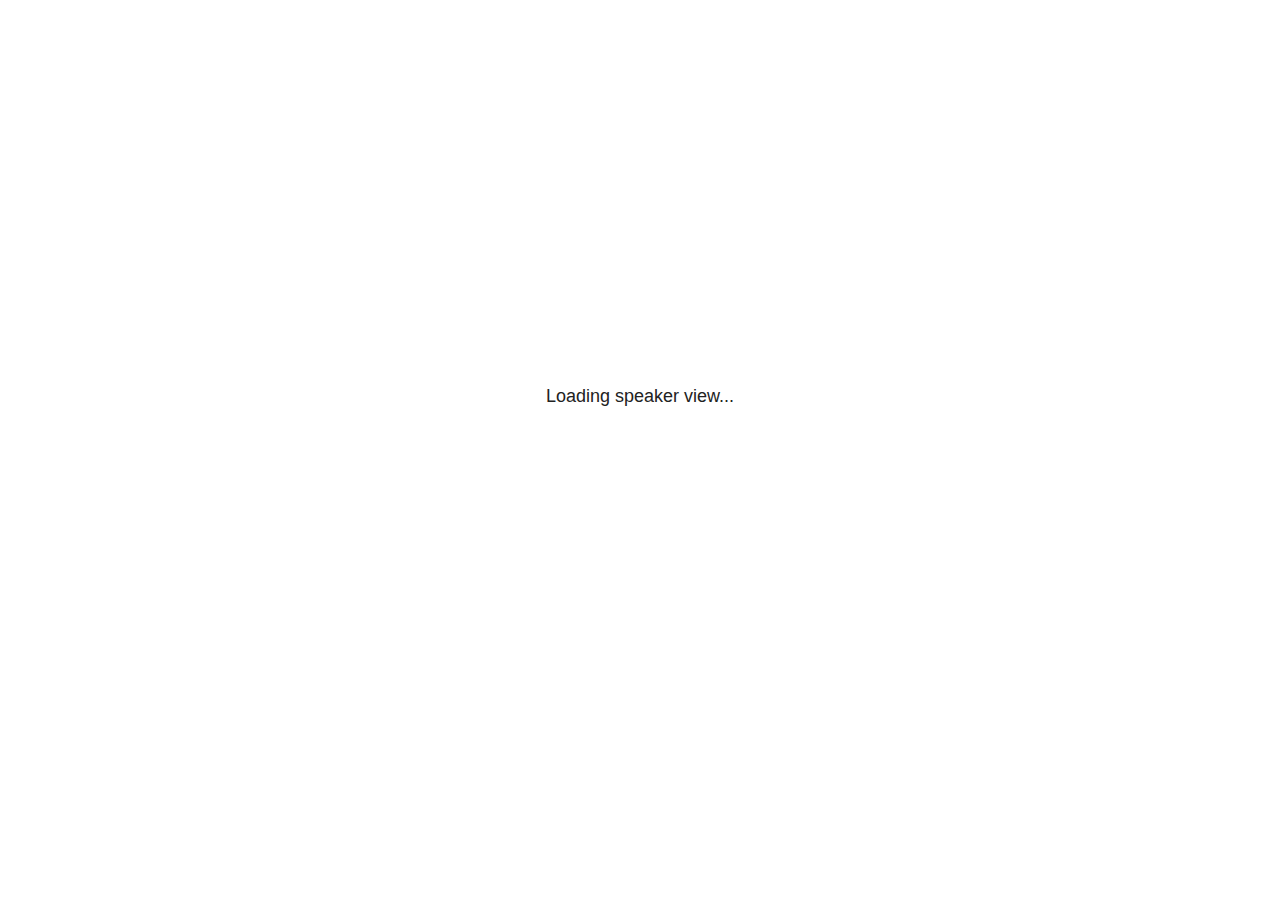
<file: site_libs/revealjs/plugin/notes/speaker-view.html>
<!--
	NOTE: You need to build the notes plugin after making changes to this file.
-->
<html lang="en">
	<head>
		<meta charset="utf-8">

		<title>reveal.js - Speaker View</title>

		<style>
			body {
				font-family: Helvetica;
				font-size: 18px;
			}

			#current-slide,
			#upcoming-slide,
			#speaker-controls {
				padding: 6px;
				box-sizing: border-box;
				-moz-box-sizing: border-box;
			}

			#current-slide iframe,
			#upcoming-slide iframe {
				width: 100%;
				height: 100%;
				border: 1px solid #ddd;
			}

			#current-slide .label,
			#upcoming-slide .label {
				position: absolute;
				top: 10px;
				left: 10px;
				z-index: 2;
			}

			#connection-status {
				position: absolute;
				top: 0;
				left: 0;
				width: 100%;
				height: 100%;
				z-index: 20;
				padding: 30% 20% 20% 20%;
				font-size: 18px;
				color: #222;
				background: #fff;
				text-align: center;
				box-sizing: border-box;
				line-height: 1.4;
			}

			.overlay-element {
				height: 34px;
				line-height: 34px;
				padding: 0 10px;
				text-shadow: none;
				background: rgba( 220, 220, 220, 0.8 );
				color: #222;
				font-size: 14px;
			}

			.overlay-element.interactive:hover {
				background: rgba( 220, 220, 220, 1 );
			}

			#current-slide {
				position: absolute;
				width: 60%;
				height: 100%;
				top: 0;
				left: 0;
				padding-right: 0;
			}

			#upcoming-slide {
				position: absolute;
				width: 40%;
				height: 40%;
				right: 0;
				top: 0;
			}

			/* Speaker controls */
			#speaker-controls {
				position: absolute;
				top: 40%;
				right: 0;
				width: 40%;
				height: 60%;
				overflow: auto;
				font-size: 18px;
			}

				.speaker-controls-time.hidden,
				.speaker-controls-notes.hidden {
					display: none;
				}

				.speaker-controls-time .label,
				.speaker-controls-pace .label,
				.speaker-controls-notes .label {
					text-transform: uppercase;
					font-weight: normal;
					font-size: 0.66em;
					color: #666;
					margin: 0;
				}

				.speaker-controls-time, .speaker-controls-pace {
					border-bottom: 1px solid rgba( 200, 200, 200, 0.5 );
					margin-bottom: 10px;
					padding: 10px 16px;
					padding-bottom: 20px;
					cursor: pointer;
				}

				.speaker-controls-time .reset-button {
					opacity: 0;
					float: right;
					color: #666;
					text-decoration: none;
				}
				.speaker-controls-time:hover .reset-button {
					opacity: 1;
				}

				.speaker-controls-time .timer,
				.speaker-controls-time .clock {
					width: 50%;
				}

				.speaker-controls-time .timer,
				.speaker-controls-time .clock,
				.speaker-controls-time .pacing .hours-value,
				.speaker-controls-time .pacing .minutes-value,
				.speaker-controls-time .pacing .seconds-value {
					font-size: 1.9em;
				}

				.speaker-controls-time .timer {
					float: left;
				}

				.speaker-controls-time .clock {
					float: right;
					text-align: right;
				}

				.speaker-controls-time span.mute {
					opacity: 0.3;
				}

				.speaker-controls-time .pacing-title {
					margin-top: 5px;
				}

				.speaker-controls-time .pacing.ahead {
					color: blue;
				}

				.speaker-controls-time .pacing.on-track {
					color: green;
				}

				.speaker-controls-time .pacing.behind {
					color: red;
				}

				.speaker-controls-notes {
					padding: 10px 16px;
				}

				.speaker-controls-notes .value {
					margin-top: 5px;
					line-height: 1.4;
					font-size: 1.2em;
				}

			/* Layout selector */
			#speaker-layout {
				position: absolute;
				top: 10px;
				right: 10px;
				color: #222;
				z-index: 10;
			}
				#speaker-layout select {
					position: absolute;
					width: 100%;
					height: 100%;
					top: 0;
					left: 0;
					border: 0;
					box-shadow: 0;
					cursor: pointer;
					opacity: 0;

					font-size: 1em;
					background-color: transparent;

					-moz-appearance: none;
					-webkit-appearance: none;
					-webkit-tap-highlight-color: rgba(0, 0, 0, 0);
				}

				#speaker-layout select:focus {
					outline: none;
					box-shadow: none;
				}

			.clear {
				clear: both;
			}

			/* Speaker layout: Wide */
			body[data-speaker-layout="wide"] #current-slide,
			body[data-speaker-layout="wide"] #upcoming-slide {
				width: 50%;
				height: 45%;
				padding: 6px;
			}

			body[data-speaker-layout="wide"] #current-slide {
				top: 0;
				left: 0;
			}

			body[data-speaker-layout="wide"] #upcoming-slide {
				top: 0;
				left: 50%;
			}

			body[data-speaker-layout="wide"] #speaker-controls {
				top: 45%;
				left: 0;
				width: 100%;
				height: 50%;
				font-size: 1.25em;
			}

			/* Speaker layout: Tall */
			body[data-speaker-layout="tall"] #current-slide,
			body[data-speaker-layout="tall"] #upcoming-slide {
				width: 45%;
				height: 50%;
				padding: 6px;
			}

			body[data-speaker-layout="tall"] #current-slide {
				top: 0;
				left: 0;
			}

			body[data-speaker-layout="tall"] #upcoming-slide {
				top: 50%;
				left: 0;
			}

			body[data-speaker-layout="tall"] #speaker-controls {
				padding-top: 40px;
				top: 0;
				left: 45%;
				width: 55%;
				height: 100%;
				font-size: 1.25em;
			}

			/* Speaker layout: Notes only */
			body[data-speaker-layout="notes-only"] #current-slide,
			body[data-speaker-layout="notes-only"] #upcoming-slide {
				display: none;
			}

			body[data-speaker-layout="notes-only"] #speaker-controls {
				padding-top: 40px;
				top: 0;
				left: 0;
				width: 100%;
				height: 100%;
				font-size: 1.25em;
			}

			@media screen and (max-width: 1080px) {
				body[data-speaker-layout="default"] #speaker-controls {
					font-size: 16px;
				}
			}

			@media screen and (max-width: 900px) {
				body[data-speaker-layout="default"] #speaker-controls {
					font-size: 14px;
				}
			}

			@media screen and (max-width: 800px) {
				body[data-speaker-layout="default"] #speaker-controls {
					font-size: 12px;
				}
			}

		</style>
	</head>

	<body>

		<div id="connection-status">Loading speaker view...</div>

		<div id="current-slide"></div>
		<div id="upcoming-slide"><span class="overlay-element label">Upcoming</span></div>
		<div id="speaker-controls">
			<div class="speaker-controls-time">
				<h4 class="label">Time <span class="reset-button">Click to Reset</span></h4>
				<div class="clock">
					<span class="clock-value">0:00 AM</span>
				</div>
				<div class="timer">
					<span class="hours-value">00</span><span class="minutes-value">:00</span><span class="seconds-value">:00</span>
				</div>
				<div class="clear"></div>

				<h4 class="label pacing-title" style="display: none">Pacing – Time to finish current slide</h4>
				<div class="pacing" style="display: none">
					<span class="hours-value">00</span><span class="minutes-value">:00</span><span class="seconds-value">:00</span>
				</div>
			</div>

			<div class="speaker-controls-notes hidden">
				<h4 class="label">Notes</h4>
				<div class="value"></div>
			</div>
		</div>
		<div id="speaker-layout" class="overlay-element interactive">
			<span class="speaker-layout-label"></span>
			<select class="speaker-layout-dropdown"></select>
		</div>

		<script>

			(function() {

				var notes,
					notesValue,
					currentState,
					currentSlide,
					upcomingSlide,
					layoutLabel,
					layoutDropdown,
					pendingCalls = {},
					lastRevealApiCallId = 0,
					connected = false,
					whitelistedWindows = [window.opener];

				var SPEAKER_LAYOUTS = {
					'default': 'Default',
					'wide': 'Wide',
					'tall': 'Tall',
					'notes-only': 'Notes only'
				};

				setupLayout();

				var connectionStatus = document.querySelector( '#connection-status' );
				var connectionTimeout = setTimeout( function() {
					connectionStatus.innerHTML = 'Error connecting to main window.<br>Please try closing and reopening the speaker view.';
				}, 5000 );
;
				window.addEventListener( 'message', function( event ) {

					// Validate the origin of this message to prevent XSS
					if( window.location.origin !== event.origin && whitelistedWindows.indexOf( event.source ) === -1 ) {
						return;
					}

					clearTimeout( connectionTimeout );
					connectionStatus.style.display = 'none';

					var data = JSON.parse( event.data );

					// The overview mode is only useful to the reveal.js instance
					// where navigation occurs so we don't sync it
					if( data.state ) delete data.state.overview;

					// Messages sent by the notes plugin inside of the main window
					if( data && data.namespace === 'reveal-notes' ) {
						if( data.type === 'connect' ) {
							handleConnectMessage( data );
						}
						else if( data.type === 'state' ) {
							handleStateMessage( data );
						}
						else if( data.type === 'return' ) {
							pendingCalls[data.callId](data.result);
							delete pendingCalls[data.callId];
						}
					}
					// Messages sent by the reveal.js inside of the current slide preview
					else if( data && data.namespace === 'reveal' ) {
						if( /ready/.test( data.eventName ) ) {
							// Send a message back to notify that the handshake is complete
							window.opener.postMessage( JSON.stringify({ namespace: 'reveal-notes', type: 'connected'} ), '*' );
						}
						else if( /slidechanged|fragmentshown|fragmenthidden|paused|resumed/.test( data.eventName ) && currentState !== JSON.stringify( data.state ) ) {

							dispatchStateToMainWindow( data.state );

						}
					}

				} );

				/**
				 * Updates the presentation in the main window to match the state
				 * of the presentation in the notes window.
				 */
				const dispatchStateToMainWindow = debounce(( state ) => {
					window.opener.postMessage( JSON.stringify({ method: 'setState', args: [ state ]} ), '*' );
				}, 500);

				/**
				 * Asynchronously calls the Reveal.js API of the main frame.
				 */
				function callRevealApi( methodName, methodArguments, callback ) {

					var callId = ++lastRevealApiCallId;
					pendingCalls[callId] = callback;
					window.opener.postMessage( JSON.stringify( {
						namespace: 'reveal-notes',
						type: 'call',
						callId: callId,
						methodName: methodName,
						arguments: methodArguments
					} ), '*' );

				}

				/**
				 * Called when the main window is trying to establish a
				 * connection.
				 */
				function handleConnectMessage( data ) {

					if( connected === false ) {
						connected = true;

						setupIframes( data );
						setupKeyboard();
						setupNotes();
						setupTimer();
						setupHeartbeat();
					}

				}

				/**
				 * Called when the main window sends an updated state.
				 */
				function handleStateMessage( data ) {

					// Store the most recently set state to avoid circular loops
					// applying the same state
					currentState = JSON.stringify( data.state );

					// No need for updating the notes in case of fragment changes
					if ( data.notes ) {
						notes.classList.remove( 'hidden' );
						notesValue.style.whiteSpace = data.whitespace;
						if( data.markdown ) {
							notesValue.innerHTML = marked( data.notes );
						}
						else {
							notesValue.innerHTML = data.notes;
						}
					}
					else {
						notes.classList.add( 'hidden' );
					}

					// Update the note slides
					currentSlide.contentWindow.postMessage( JSON.stringify({ method: 'setState', args: [ data.state ] }), '*' );
					upcomingSlide.contentWindow.postMessage( JSON.stringify({ method: 'setState', args: [ data.state ] }), '*' );
					upcomingSlide.contentWindow.postMessage( JSON.stringify({ method: 'next' }), '*' );

				}

				// Limit to max one state update per X ms
				handleStateMessage = debounce( handleStateMessage, 200 );

				/**
				 * Forward keyboard events to the current slide window.
				 * This enables keyboard events to work even if focus
				 * isn't set on the current slide iframe.
				 *
				 * Block F5 default handling, it reloads and disconnects
				 * the speaker notes window.
				 */
				function setupKeyboard() {

					document.addEventListener( 'keydown', function( event ) {
						if( event.keyCode === 116 || ( event.metaKey && event.keyCode === 82 ) ) {
							event.preventDefault();
							return false;
						}
						currentSlide.contentWindow.postMessage( JSON.stringify({ method: 'triggerKey', args: [ event.keyCode ] }), '*' );
					} );

				}

				/**
				 * Creates the preview iframes.
				 */
				function setupIframes( data ) {

					var params = [
						'receiver',
						'progress=false',
						'history=false',
						'transition=none',
						'autoSlide=0',
						'backgroundTransition=none'
					].join( '&' );

					var urlSeparator = /\?/.test(data.url) ? '&' : '?';
					var hash = '#/' + data.state.indexh + '/' + data.state.indexv;
					var currentURL = data.url + urlSeparator + params + '&postMessageEvents=true' + hash;
					var upcomingURL = data.url + urlSeparator + params + '&controls=false' + hash;

					currentSlide = document.createElement( 'iframe' );
					currentSlide.setAttribute( 'width', 1280 );
					currentSlide.setAttribute( 'height', 1024 );
					currentSlide.setAttribute( 'src', currentURL );
					document.querySelector( '#current-slide' ).appendChild( currentSlide );

					upcomingSlide = document.createElement( 'iframe' );
					upcomingSlide.setAttribute( 'width', 640 );
					upcomingSlide.setAttribute( 'height', 512 );
					upcomingSlide.setAttribute( 'src', upcomingURL );
					document.querySelector( '#upcoming-slide' ).appendChild( upcomingSlide );

					whitelistedWindows.push( currentSlide.contentWindow, upcomingSlide.contentWindow );

				}

				/**
				 * Setup the notes UI.
				 */
				function setupNotes() {

					notes = document.querySelector( '.speaker-controls-notes' );
					notesValue = document.querySelector( '.speaker-controls-notes .value' );

				}

				/**
				 * We send out a heartbeat at all times to ensure we can
				 * reconnect with the main presentation window after reloads.
				 */
				function setupHeartbeat() {

					setInterval( () => {
						window.opener.postMessage( JSON.stringify({ namespace: 'reveal-notes', type: 'heartbeat'} ), '*' );
					}, 1000 );

				}

				function getTimings( callback ) {

					callRevealApi( 'getSlidesAttributes', [], function ( slideAttributes ) {
						callRevealApi( 'getConfig', [], function ( config ) {
							var totalTime = config.totalTime;
							var minTimePerSlide = config.minimumTimePerSlide || 0;
							var defaultTiming = config.defaultTiming;
							if ((defaultTiming == null) && (totalTime == null)) {
								callback(null);
								return;
							}
							// Setting totalTime overrides defaultTiming
							if (totalTime) {
								defaultTiming = 0;
							}
							var timings = [];
							for ( var i in slideAttributes ) {
								var slide = slideAttributes[ i ];
								var timing = defaultTiming;
								if( slide.hasOwnProperty( 'data-timing' )) {
									var t = slide[ 'data-timing' ];
									timing = parseInt(t);
									if( isNaN(timing) ) {
										console.warn("Could not parse timing '" + t + "' of slide " + i + "; using default of " + defaultTiming);
										timing = defaultTiming;
									}
								}
								timings.push(timing);
							}
							if ( totalTime ) {
								// After we've allocated time to individual slides, we summarize it and
								// subtract it from the total time
								var remainingTime = totalTime - timings.reduce( function(a, b) { return a + b; }, 0 );
								// The remaining time is divided by the number of slides that have 0 seconds
								// allocated at the moment, giving the average time-per-slide on the remaining slides
								var remainingSlides = (timings.filter( function(x) { return x == 0 }) ).length
								var timePerSlide = Math.round( remainingTime / remainingSlides, 0 )
								// And now we replace every zero-value timing with that average
								timings = timings.map( function(x) { return (x==0 ? timePerSlide : x) } );
							}
							var slidesUnderMinimum = timings.filter( function(x) { return (x < minTimePerSlide) } ).length
							if ( slidesUnderMinimum ) {
								message = "The pacing time for " + slidesUnderMinimum + " slide(s) is under the configured minimum of " + minTimePerSlide + " seconds. Check the data-timing attribute on individual slides, or consider increasing the totalTime or minimumTimePerSlide configuration options (or removing some slides).";
								alert(message);
							}
							callback( timings );
						} );
					} );

				}

				/**
				 * Return the number of seconds allocated for presenting
				 * all slides up to and including this one.
				 */
				function getTimeAllocated( timings, callback ) {

					callRevealApi( 'getSlidePastCount', [], function ( currentSlide ) {
						var allocated = 0;
						for (var i in timings.slice(0, currentSlide + 1)) {
							allocated += timings[i];
						}
						callback( allocated );
					} );

				}

				/**
				 * Create the timer and clock and start updating them
				 * at an interval.
				 */
				function setupTimer() {

					var start = new Date(),
					timeEl = document.querySelector( '.speaker-controls-time' ),
					clockEl = timeEl.querySelector( '.clock-value' ),
					hoursEl = timeEl.querySelector( '.hours-value' ),
					minutesEl = timeEl.querySelector( '.minutes-value' ),
					secondsEl = timeEl.querySelector( '.seconds-value' ),
					pacingTitleEl = timeEl.querySelector( '.pacing-title' ),
					pacingEl = timeEl.querySelector( '.pacing' ),
					pacingHoursEl = pacingEl.querySelector( '.hours-value' ),
					pacingMinutesEl = pacingEl.querySelector( '.minutes-value' ),
					pacingSecondsEl = pacingEl.querySelector( '.seconds-value' );

					var timings = null;
					getTimings( function ( _timings ) {

						timings = _timings;
						if (_timings !== null) {
							pacingTitleEl.style.removeProperty('display');
							pacingEl.style.removeProperty('display');
						}

						// Update once directly
						_updateTimer();

						// Then update every second
						setInterval( _updateTimer, 1000 );

					} );


					function _resetTimer() {

						if (timings == null) {
							start = new Date();
							_updateTimer();
						}
						else {
							// Reset timer to beginning of current slide
							getTimeAllocated( timings, function ( slideEndTimingSeconds ) {
								var slideEndTiming = slideEndTimingSeconds * 1000;
								callRevealApi( 'getSlidePastCount', [], function ( currentSlide ) {
									var currentSlideTiming = timings[currentSlide] * 1000;
									var previousSlidesTiming = slideEndTiming - currentSlideTiming;
									var now = new Date();
									start = new Date(now.getTime() - previousSlidesTiming);
									_updateTimer();
								} );
							} );
						}

					}

					timeEl.addEventListener( 'click', function() {
						_resetTimer();
						return false;
					} );

					function _displayTime( hrEl, minEl, secEl, time) {

						var sign = Math.sign(time) == -1 ? "-" : "";
						time = Math.abs(Math.round(time / 1000));
						var seconds = time % 60;
						var minutes = Math.floor( time / 60 ) % 60 ;
						var hours = Math.floor( time / ( 60 * 60 )) ;
						hrEl.innerHTML = sign + zeroPadInteger( hours );
						if (hours == 0) {
							hrEl.classList.add( 'mute' );
						}
						else {
							hrEl.classList.remove( 'mute' );
						}
						minEl.innerHTML = ':' + zeroPadInteger( minutes );
						if (hours == 0 && minutes == 0) {
							minEl.classList.add( 'mute' );
						}
						else {
							minEl.classList.remove( 'mute' );
						}
						secEl.innerHTML = ':' + zeroPadInteger( seconds );
					}

					function _updateTimer() {

						var diff, hours, minutes, seconds,
						now = new Date();

						diff = now.getTime() - start.getTime();

						clockEl.innerHTML = now.toLocaleTimeString( 'en-US', { hour12: true, hour: '2-digit', minute:'2-digit' } );
						_displayTime( hoursEl, minutesEl, secondsEl, diff );
						if (timings !== null) {
							_updatePacing(diff);
						}

					}

					function _updatePacing(diff) {

						getTimeAllocated( timings, function ( slideEndTimingSeconds ) {
							var slideEndTiming = slideEndTimingSeconds * 1000;

							callRevealApi( 'getSlidePastCount', [], function ( currentSlide ) {
								var currentSlideTiming = timings[currentSlide] * 1000;
								var timeLeftCurrentSlide = slideEndTiming - diff;
								if (timeLeftCurrentSlide < 0) {
									pacingEl.className = 'pacing behind';
								}
								else if (timeLeftCurrentSlide < currentSlideTiming) {
									pacingEl.className = 'pacing on-track';
								}
								else {
									pacingEl.className = 'pacing ahead';
								}
								_displayTime( pacingHoursEl, pacingMinutesEl, pacingSecondsEl, timeLeftCurrentSlide );
							} );
						} );
					}

				}

				/**
				 * Sets up the speaker view layout and layout selector.
				 */
				function setupLayout() {

					layoutDropdown = document.querySelector( '.speaker-layout-dropdown' );
					layoutLabel = document.querySelector( '.speaker-layout-label' );

					// Render the list of available layouts
					for( var id in SPEAKER_LAYOUTS ) {
						var option = document.createElement( 'option' );
						option.setAttribute( 'value', id );
						option.textContent = SPEAKER_LAYOUTS[ id ];
						layoutDropdown.appendChild( option );
					}

					// Monitor the dropdown for changes
					layoutDropdown.addEventListener( 'change', function( event ) {

						setLayout( layoutDropdown.value );

					}, false );

					// Restore any currently persisted layout
					setLayout( getLayout() );

				}

				/**
				 * Sets a new speaker view layout. The layout is persisted
				 * in local storage.
				 */
				function setLayout( value ) {

					var title = SPEAKER_LAYOUTS[ value ];

					layoutLabel.innerHTML = 'Layout' + ( title ? ( ': ' + title ) : '' );
					layoutDropdown.value = value;

					document.body.setAttribute( 'data-speaker-layout', value );

					// Persist locally
					if( supportsLocalStorage() ) {
						window.localStorage.setItem( 'reveal-speaker-layout', value );
					}

				}

				/**
				 * Returns the ID of the most recently set speaker layout
				 * or our default layout if none has been set.
				 */
				function getLayout() {

					if( supportsLocalStorage() ) {
						var layout = window.localStorage.getItem( 'reveal-speaker-layout' );
						if( layout ) {
							return layout;
						}
					}

					// Default to the first record in the layouts hash
					for( var id in SPEAKER_LAYOUTS ) {
						return id;
					}

				}

				function supportsLocalStorage() {

					try {
						localStorage.setItem('test', 'test');
						localStorage.removeItem('test');
						return true;
					}
					catch( e ) {
						return false;
					}

				}

				function zeroPadInteger( num ) {

					var str = '00' + parseInt( num );
					return str.substring( str.length - 2 );

				}

				/**
				 * Limits the frequency at which a function can be called.
				 */
				function debounce( fn, ms ) {

					var lastTime = 0,
						timeout;

					return function() {

						var args = arguments;
						var context = this;

						clearTimeout( timeout );

						var timeSinceLastCall = Date.now() - lastTime;
						if( timeSinceLastCall > ms ) {
							fn.apply( context, args );
							lastTime = Date.now();
						}
						else {
							timeout = setTimeout( function() {
								fn.apply( context, args );
								lastTime = Date.now();
							}, ms - timeSinceLastCall );
						}

					}

				}

			})();

		</script>
	</body>
</html>
</file>
<file: site_libs/quarto-html/tippy.css>
.tippy-box[data-animation=fade][data-state=hidden]{opacity:0}[data-tippy-root]{max-width:calc(100vw - 10px)}.tippy-box{position:relative;background-color:#333;color:#fff;border-radius:4px;font-size:14px;line-height:1.4;white-space:normal;outline:0;transition-property:transform,visibility,opacity}.tippy-box[data-placement^=top]>.tippy-arrow{bottom:0}.tippy-box[data-placement^=top]>.tippy-arrow:before{bottom:-7px;left:0;border-width:8px 8px 0;border-top-color:initial;transform-origin:center top}.tippy-box[data-placement^=bottom]>.tippy-arrow{top:0}.tippy-box[data-placement^=bottom]>.tippy-arrow:before{top:-7px;left:0;border-width:0 8px 8px;border-bottom-color:initial;transform-origin:center bottom}.tippy-box[data-placement^=left]>.tippy-arrow{right:0}.tippy-box[data-placement^=left]>.tippy-arrow:before{border-width:8px 0 8px 8px;border-left-color:initial;right:-7px;transform-origin:center left}.tippy-box[data-placement^=right]>.tippy-arrow{left:0}.tippy-box[data-placement^=right]>.tippy-arrow:before{left:-7px;border-width:8px 8px 8px 0;border-right-color:initial;transform-origin:center right}.tippy-box[data-inertia][data-state=visible]{transition-timing-function:cubic-bezier(.54,1.5,.38,1.11)}.tippy-arrow{width:16px;height:16px;color:#333}.tippy-arrow:before{content:"";position:absolute;border-color:transparent;border-style:solid}.tippy-content{position:relative;padding:5px 9px;z-index:1}
</file>
<file: site_libs/quarto-html/quarto-syntax-highlighting.css>
/* quarto syntax highlight colors */
:root {
  --quarto-hl-ot-color: #003B4F;
  --quarto-hl-at-color: #657422;
  --quarto-hl-ss-color: #20794D;
  --quarto-hl-an-color: #5E5E5E;
  --quarto-hl-fu-color: #4758AB;
  --quarto-hl-st-color: #20794D;
  --quarto-hl-cf-color: #003B4F;
  --quarto-hl-op-color: #5E5E5E;
  --quarto-hl-er-color: #AD0000;
  --quarto-hl-bn-color: #AD0000;
  --quarto-hl-al-color: #AD0000;
  --quarto-hl-va-color: #111111;
  --quarto-hl-bu-color: inherit;
  --quarto-hl-ex-color: inherit;
  --quarto-hl-pp-color: #AD0000;
  --quarto-hl-in-color: #5E5E5E;
  --quarto-hl-vs-color: #20794D;
  --quarto-hl-wa-color: #5E5E5E;
  --quarto-hl-do-color: #5E5E5E;
  --quarto-hl-im-color: #00769E;
  --quarto-hl-ch-color: #20794D;
  --quarto-hl-dt-color: #AD0000;
  --quarto-hl-fl-color: #AD0000;
  --quarto-hl-co-color: #5E5E5E;
  --quarto-hl-cv-color: #5E5E5E;
  --quarto-hl-cn-color: #8f5902;
  --quarto-hl-sc-color: #5E5E5E;
  --quarto-hl-dv-color: #AD0000;
  --quarto-hl-kw-color: #003B4F;
}

/* other quarto variables */
:root {
  --quarto-font-monospace: SFMono-Regular, Menlo, Monaco, Consolas, "Liberation Mono", "Courier New", monospace;
}

pre > code.sourceCode > span {
  color: #003B4F;
}

code span {
  color: #003B4F;
}

code.sourceCode > span {
  color: #003B4F;
}

div.sourceCode,
div.sourceCode pre.sourceCode {
  color: #003B4F;
}

code span.ot {
  color: #003B4F;
  font-style: inherit;
}

code span.at {
  color: #657422;
  font-style: inherit;
}

code span.ss {
  color: #20794D;
  font-style: inherit;
}

code span.an {
  color: #5E5E5E;
  font-style: inherit;
}

code span.fu {
  color: #4758AB;
  font-style: inherit;
}

code span.st {
  color: #20794D;
  font-style: inherit;
}

code span.cf {
  color: #003B4F;
  font-weight: bold;
  font-style: inherit;
}

code span.op {
  color: #5E5E5E;
  font-style: inherit;
}

code span.er {
  color: #AD0000;
  font-style: inherit;
}

code span.bn {
  color: #AD0000;
  font-style: inherit;
}

code span.al {
  color: #AD0000;
  font-style: inherit;
}

code span.va {
  color: #111111;
  font-style: inherit;
}

code span.bu {
  font-style: inherit;
}

code span.ex {
  font-style: inherit;
}

code span.pp {
  color: #AD0000;
  font-style: inherit;
}

code span.in {
  color: #5E5E5E;
  font-style: inherit;
}

code span.vs {
  color: #20794D;
  font-style: inherit;
}

code span.wa {
  color: #5E5E5E;
  font-style: italic;
}

code span.do {
  color: #5E5E5E;
  font-style: italic;
}

code span.im {
  color: #00769E;
  font-style: inherit;
}

code span.ch {
  color: #20794D;
  font-style: inherit;
}

code span.dt {
  color: #AD0000;
  font-style: inherit;
}

code span.fl {
  color: #AD0000;
  font-style: inherit;
}

code span.co {
  color: #5E5E5E;
  font-style: inherit;
}

code span.cv {
  color: #5E5E5E;
  font-style: italic;
}

code span.cn {
  color: #8f5902;
  font-style: inherit;
}

code span.sc {
  color: #5E5E5E;
  font-style: inherit;
}

code span.dv {
  color: #AD0000;
  font-style: inherit;
}

code span.kw {
  color: #003B4F;
  font-weight: bold;
  font-style: inherit;
}

.prevent-inlining {
  content: "</";
}

/*# sourceMappingURL=debc5d5d77c3f9108843748ff7464032.css.map */
</file>
<file: site_libs/quarto-html/quarto-syntax-highlighting-dark.css>
/* quarto syntax highlight colors */
:root {
  --quarto-hl-al-color: #f07178;
  --quarto-hl-an-color: #d4d0ab;
  --quarto-hl-at-color: #00e0e0;
  --quarto-hl-bn-color: #d4d0ab;
  --quarto-hl-bu-color: #abe338;
  --quarto-hl-ch-color: #abe338;
  --quarto-hl-co-color: #f8f8f2;
  --quarto-hl-cv-color: #ffd700;
  --quarto-hl-cn-color: #ffd700;
  --quarto-hl-cf-color: #ffa07a;
  --quarto-hl-dt-color: #ffa07a;
  --quarto-hl-dv-color: #d4d0ab;
  --quarto-hl-do-color: #f8f8f2;
  --quarto-hl-er-color: #f07178;
  --quarto-hl-ex-color: #00e0e0;
  --quarto-hl-fl-color: #d4d0ab;
  --quarto-hl-fu-color: #ffa07a;
  --quarto-hl-im-color: #abe338;
  --quarto-hl-in-color: #d4d0ab;
  --quarto-hl-kw-color: #ffa07a;
  --quarto-hl-op-color: #ffa07a;
  --quarto-hl-ot-color: #00e0e0;
  --quarto-hl-pp-color: #dcc6e0;
  --quarto-hl-re-color: #00e0e0;
  --quarto-hl-sc-color: #abe338;
  --quarto-hl-ss-color: #abe338;
  --quarto-hl-st-color: #abe338;
  --quarto-hl-va-color: #00e0e0;
  --quarto-hl-vs-color: #abe338;
  --quarto-hl-wa-color: #dcc6e0;
}

/* other quarto variables */
:root {
  --quarto-font-monospace: SFMono-Regular, Menlo, Monaco, Consolas, "Liberation Mono", "Courier New", monospace;
}

code span.al {
  background-color: #2a0f15;
  font-weight: bold;
  color: #f07178;
}

code span.an {
  color: #d4d0ab;
}

code span.at {
  color: #00e0e0;
}

code span.bn {
  color: #d4d0ab;
}

code span.bu {
  color: #abe338;
}

code span.ch {
  color: #abe338;
}

code span.co {
  font-style: italic;
  color: #f8f8f2;
}

code span.cv {
  color: #ffd700;
}

code span.cn {
  color: #ffd700;
}

code span.cf {
  font-weight: bold;
  color: #ffa07a;
}

code span.dt {
  color: #ffa07a;
}

code span.dv {
  color: #d4d0ab;
}

code span.do {
  color: #f8f8f2;
}

code span.er {
  color: #f07178;
  text-decoration: underline;
}

code span.ex {
  font-weight: bold;
  color: #00e0e0;
}

code span.fl {
  color: #d4d0ab;
}

code span.fu {
  color: #ffa07a;
}

code span.im {
  color: #abe338;
}

code span.in {
  color: #d4d0ab;
}

code span.kw {
  font-weight: bold;
  color: #ffa07a;
}

pre > code.sourceCode > span {
  color: #f8f8f2;
}

code span {
  color: #f8f8f2;
}

code.sourceCode > span {
  color: #f8f8f2;
}

div.sourceCode,
div.sourceCode pre.sourceCode {
  color: #f8f8f2;
}

code span.op {
  color: #ffa07a;
}

code span.ot {
  color: #00e0e0;
}

code span.pp {
  color: #dcc6e0;
}

code span.re {
  background-color: #f8f8f2;
  color: #00e0e0;
}

code span.sc {
  color: #abe338;
}

code span.ss {
  color: #abe338;
}

code span.st {
  color: #abe338;
}

code span.va {
  color: #00e0e0;
}

code span.vs {
  color: #abe338;
}

code span.wa {
  color: #dcc6e0;
}

.prevent-inlining {
  content: "</";
}

/*# sourceMappingURL=935a306eefa94366c21e1a970dddb765.css.map */
</file>
